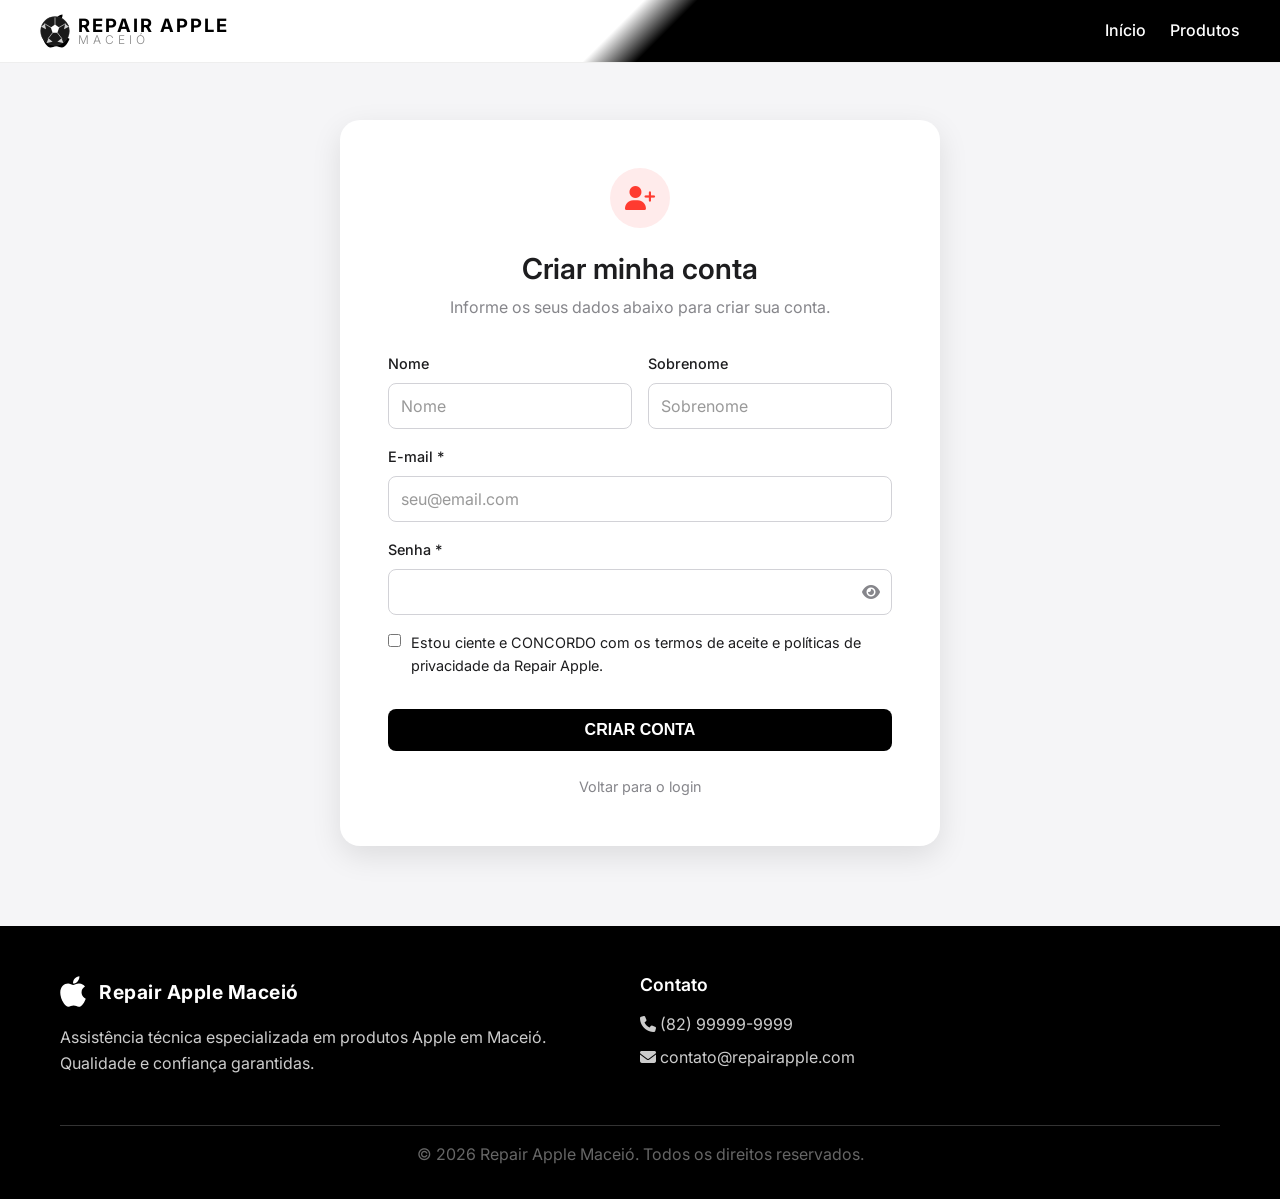
<file: cadastro.html>
<!DOCTYPE html>
<html lang="pt-BR">
<head>
    <meta charset="UTF-8">
    <meta name="viewport" content="width=device-width, initial-scale=1.0">
    <title>Cadastro - Repair Apple Maceió</title>
    <meta name="description" content="Crie sua conta na Repair Apple Maceió.">
    <link rel="stylesheet" href="styles.css?v=3.1">
    <link rel="preconnect" href="https://fonts.googleapis.com">
    <link rel="preconnect" href="https://fonts.gstatic.com" crossorigin>
    <link href="https://fonts.googleapis.com/css2?family=Inter:wght@300;400;500;600;700&display=swap" rel="stylesheet">
    <link rel="stylesheet" href="https://cdnjs.cloudflare.com/ajax/libs/font-awesome/6.4.0/css/all.min.css">
    <style>
        .login-section {
            padding: 120px 0 80px;
            background-color: #f5f5f7;
            min-height: 80vh;
            display: flex;
            align-items: center;
            justify-content: center;
        }
        .login-container {
            width: 100%;
            max-width: 600px; /* Reduced max-width for single column focus */
            margin: 0 auto;
            background: #fff;
            padding: 3rem;
            border-radius: 20px;
            box-shadow: 0 10px 30px rgba(0,0,0,0.1);
            display: flex;
            flex-direction: column;
            align-items: center;
        }
        
        .column-icon {
            width: 60px;
            height: 60px;
            border-radius: 50%;
            display: flex;
            align-items: center;
            justify-content: center;
            font-size: 1.5rem;
            margin-bottom: 1.5rem;
            background-color: #ffebeb;
            color: #ff3b30;
        }
        
        .column-title {
            font-size: 1.8rem;
            font-weight: 600;
            margin-bottom: 0.5rem;
            color: #1d1d1f;
        }
        
        .column-text {
            color: #86868b;
            margin-bottom: 2rem;
            font-size: 1rem;
            text-align: center;
        }
        
        .form-row {
            display: flex;
            gap: 1rem;
            width: 100%;
        }
        
        .form-group {
            width: 100%;
            margin-bottom: 1rem;
            text-align: left;
        }
        
        .form-label {
            display: block;
            margin-bottom: 0.5rem;
            font-size: 0.9rem;
            color: #1d1d1f;
            font-weight: 500;
        }
        
        .form-input, .form-select {
            width: 100%;
            padding: 12px;
            border: 1px solid #d2d2d7;
            border-radius: 8px;
            font-size: 1rem;
            transition: border-color 0.3s;
            font-family: 'Inter', sans-serif;
        }
        
        .form-input:focus, .form-select:focus {
            border-color: #0071e3;
            outline: none;
        }
        
        .password-container {
            position: relative;
        }
        
        .password-toggle {
            position: absolute;
            right: 12px;
            top: 50%;
            transform: translateY(-50%);
            color: #86868b;
            cursor: pointer;
        }
        
        .checkbox-group {
            width: 100%;
            display: flex;
            align-items: flex-start;
            gap: 10px;
            margin-bottom: 1rem;
            font-size: 0.9rem;
            color: #1d1d1f;
        }

        .checkbox-group input[type="checkbox"] {
            margin-top: 3px;
        }
        
        .checkbox-text a {
            color: #0071e3;
            text-decoration: none;
        }
        
        .checkbox-text a:hover {
            text-decoration: underline;
        }
        
        .btn-full {
            width: 100%;
            padding: 12px;
            border-radius: 8px;
            font-size: 1rem;
            font-weight: 600;
            cursor: pointer;
            transition: all 0.3s;
            border: none;
            margin-top: 1rem;
        }
        
        .btn-register {
            background-color: #000000; /* Black */
            color: white;
        }
        
        .btn-register:hover {
            background-color: #333333;
            transform: translateY(-2px);
        }
        
        .back-link {
            margin-top: 1.5rem;
            color: #86868b;
            text-decoration: none;
            font-size: 0.9rem;
            transition: color 0.3s;
        }
        
        .back-link:hover {
            color: #1d1d1f;
        }

        @media (max-width: 768px) {
            .form-row {
                flex-direction: column;
                gap: 0;
            }
            .login-container {
                padding: 2rem;
            }
        }
    </style>
</head>
<body>
    <!-- Header -->
    <header class="header">
        <nav class="nav">
            <div class="nav-container">
                <div class="nav-logo">
                    <a href="index.html" style="text-decoration: none; color: inherit; display: flex; align-items: center;">
                        <span class="logo-text"><span class="brand-main">REPAIR APPLE</span><span class="brand-city">MACEIÓ</span></span>
                    </a>
                </div>
                <!-- Simplified Menu -->
                <ul class="nav-menu">
                    <li><a href="index.html#home" class="nav-link">Início</a></li>
                    <li><a href="index.html#products" class="nav-link">Produtos</a></li>
                </ul>
                <div class="nav-toggle">
                    <span class="bar"></span>
                    <span class="bar"></span>
                    <span class="bar"></span>
                </div>
            </div>
        </nav>
    </header>

    <section class="login-section">
        <div class="login-container">
            <div class="column-icon">
                <i class="fas fa-user-plus"></i>
            </div>
            <h2 class="column-title">Criar minha conta</h2>
            <p class="column-text">Informe os seus dados abaixo para criar sua conta.</p>
            
            <form id="cadastroForm" style="width: 100%;">
                <div class="form-row">
                    <div class="form-group">
                        <label class="form-label">Nome</label>
                        <input type="text" id="cadNome" class="form-input" placeholder="Nome" required>
                    </div>
                    <div class="form-group">
                        <label class="form-label">Sobrenome</label>
                        <input type="text" id="cadSobrenome" class="form-input" placeholder="Sobrenome" required>
                    </div>
                </div>
                
                <div class="form-group">
                    <label class="form-label">E-mail *</label>
                    <input type="email" id="cadEmail" class="form-input" placeholder="seu@email.com" required>
                </div>
                
                <div class="form-group">
                    <label class="form-label">Senha *</label>
                    <div class="password-container">
                        <input type="password" id="cadPassword" class="form-input" required>
                        <i class="fas fa-eye password-toggle"></i>
                    </div>
                </div>
                
                <div class="checkbox-group">
                    <input type="checkbox" id="terms" required>
                    <label for="terms" class="checkbox-text">Estou ciente e CONCORDO com os termos de aceite e políticas de privacidade da Repair Apple.</label>
                </div>
                
                <button type="submit" class="btn-full btn-register">CRIAR CONTA</button>
            </form>
            
            <a href="login.html" class="back-link">Voltar para o login</a>
        </div>
    </section>

    <!-- Footer -->
    <footer class="footer">
        <div class="container">
            <div class="footer-content">
                <div class="footer-section">
                    <div class="footer-logo">
                        <img src="Logo/apple-icon-white.svg" alt="Repair Apple Maceió" class="footer-icon">
                        <span class="footer-logo-text">Repair Apple Maceió</span>
                    </div>
                    <p class="footer-description">Assistência técnica especializada em produtos Apple em Maceió. Qualidade e confiança garantidas.</p>
                </div>
                <div class="footer-section">
                    <h3 class="footer-title">Contato</h3>
                    <ul class="footer-links">
                        <li><a href="#"><i class="fas fa-phone"></i> (82) 99999-9999</a></li>
                        <li><a href="#"><i class="fas fa-envelope"></i> contato@repairapple.com</a></li>
                    </ul>
                </div>
            </div>
            <div class="footer-bottom">
                <p>&copy; 2026 Repair Apple Maceió. Todos os direitos reservados.</p>
            </div>
        </div>
    </footer>

    <script>
        document.addEventListener('DOMContentLoaded', () => {
            // Mobile Navigation Toggle
            const navToggle = document.querySelector('.nav-toggle');
            const navMenu = document.querySelector('.nav-menu');
            
            if (navToggle && navMenu) {
                navToggle.addEventListener('click', () => {
                    navMenu.classList.toggle('active');
                    const bars = navToggle.querySelectorAll('.bar');
                    bars.forEach((bar, index) => {
                        if (navMenu.classList.contains('active')) {
                            if (index === 0) bar.style.transform = 'rotate(45deg) translate(5px, 5px)';
                            if (index === 1) bar.style.opacity = '0';
                            if (index === 2) bar.style.transform = 'rotate(-45deg) translate(7px, -6px)';
                        } else {
                            bar.style.transform = 'none';
                            bar.style.opacity = '1';
                        }
                    });
                });
            }

            // Password Toggle
            const passwordToggle = document.querySelector('.password-toggle');
            const passwordInput = passwordToggle.previousElementSibling;
            
            if (passwordToggle && passwordInput) {
                passwordToggle.addEventListener('click', () => {
                    const type = passwordInput.getAttribute('type') === 'password' ? 'text' : 'password';
                    passwordInput.setAttribute('type', type);
                    passwordToggle.classList.toggle('fa-eye');
                    passwordToggle.classList.toggle('fa-eye-slash');
                });
            }

            // Cadastro form: send to server then redirect
            const cadastroForm = document.getElementById('cadastroForm');
            if (cadastroForm) {
                cadastroForm.addEventListener('submit', async (e) => {
                    e.preventDefault();
                    const nome = document.getElementById('cadNome').value.trim();
                    const sobrenome = document.getElementById('cadSobrenome').value.trim();
                    const email = document.getElementById('cadEmail').value.trim();
                    const password = document.getElementById('cadPassword').value.trim();
                    
                    if (!nome || !email || !password) {
                        alert('Por favor, preencha todos os campos obrigatórios.');
                        return;
                    }
                    
                    const btn = cadastroForm.querySelector('.btn-register');
                    btn.textContent = 'ENVIANDO...';
                    btn.style.backgroundColor = '#666';
                    btn.style.color = '#fff';
                    btn.disabled = true;
                    
                    try {
                        const API_BASE = window.location.hostname === 'localhost' || window.location.hostname === '127.0.0.1' 
                            ? 'http://127.0.0.1:8000' 
                            : 'https://repair-apple-maceio.onrender.com';
                        
                        const response = await fetch(API_BASE + '/api/register', {
                            method: 'POST',
                            headers: { 'Content-Type': 'application/json' },
                            body: JSON.stringify({
                                name: nome,
                                sobrenome: sobrenome,
                                email: email,
                                password: password
                            })
                        });
                        
                        const result = await response.json();
                        
                        if (response.ok) {
                            // Store user info locally
                            localStorage.setItem('userEmail', email);
                            localStorage.setItem('userName', nome);
                            
                            // Show success
                            btn.textContent = 'CONTA CRIADA COM SUCESSO! ✅';
                            btn.style.backgroundColor = '#28a745';
                            btn.style.color = '#fff';
                            
                            // Redirect to checkout
                            setTimeout(() => {
                                window.location.href = 'checkout.html';
                            }, 1500);
                        } else {
                            // Show error from server
                            btn.textContent = 'CRIAR CONTA';
                            btn.style.backgroundColor = '#000000';
                            btn.style.color = '#fff';
                            btn.disabled = false;
                            alert(result.error || 'Erro ao criar conta. Tente novamente.');
                        }
                    } catch (err) {
                        console.error('Erro ao enviar cadastro:', err);
                        btn.textContent = 'CRIAR CONTA';
                        btn.style.backgroundColor = '#000000';
                        btn.style.color = '#fff';
                        btn.disabled = false;
                        alert('Erro de conexão com o servidor. Verifique sua internet e tente novamente.');
                    }
                });
            }
        });
    </script>
</body>
</html>
</file>
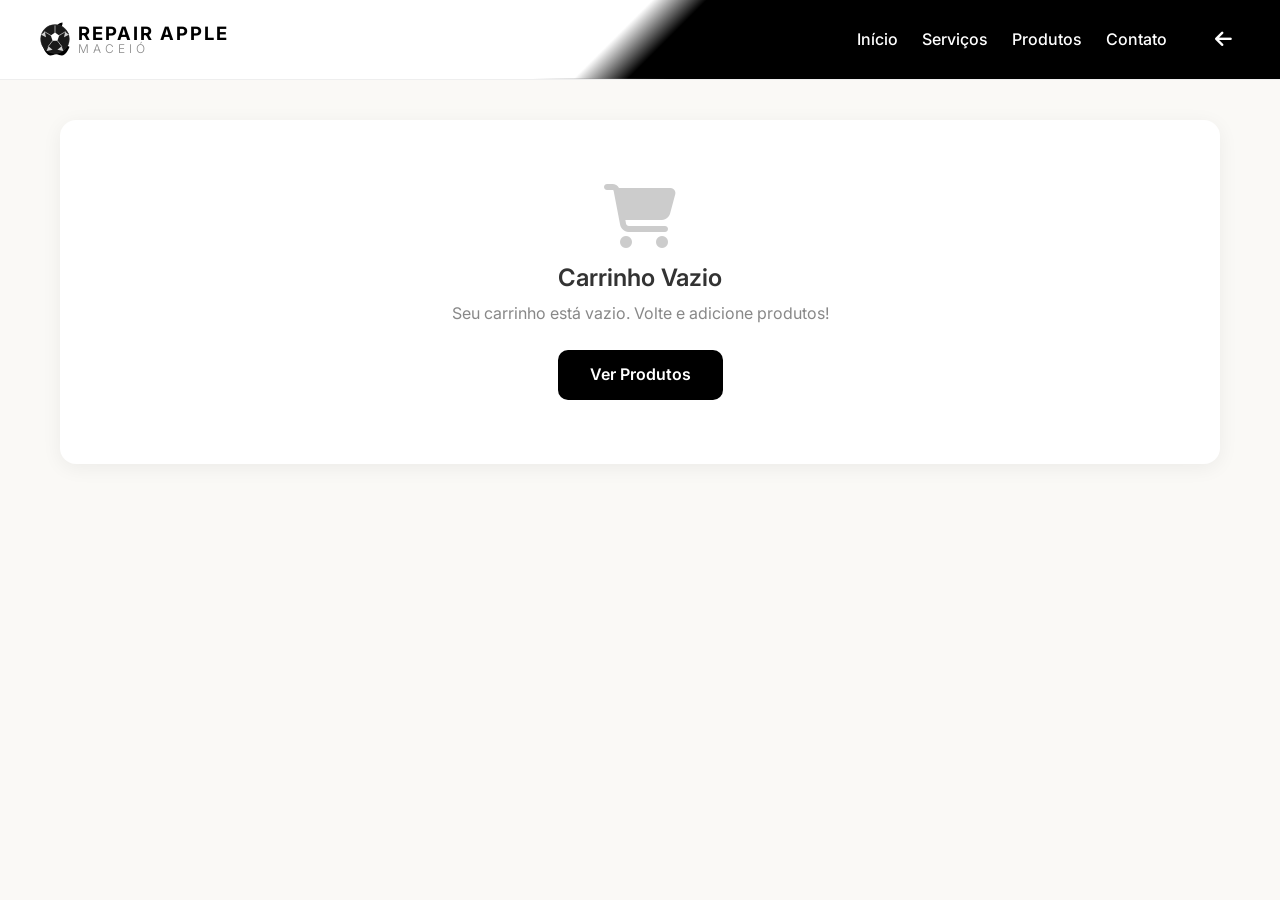
<file: checkout.html>
<!DOCTYPE html>
<html lang="pt-BR">
<head>
    <meta charset="UTF-8">
    <meta name="viewport" content="width=device-width, initial-scale=1.0">
    <title>Finalizar Compra - Repair Apple Maceió</title>
    <meta name="description" content="Finalize sua compra na Repair Apple Maceió.">
    <link rel="stylesheet" href="styles.css?v=3.2">
    <link rel="preconnect" href="https://fonts.googleapis.com">
    <link rel="preconnect" href="https://fonts.gstatic.com" crossorigin>
    <link href="https://fonts.googleapis.com/css2?family=Inter:wght@300;400;500;600;700&display=swap" rel="stylesheet">
    <link rel="stylesheet" href="https://cdnjs.cloudflare.com/ajax/libs/font-awesome/6.4.0/css/all.min.css">
    <style>
        .checkout-page {
            padding: 120px 0 80px;
            background-color: #faf9f6;
            min-height: 100vh;
        }
        .checkout-container {
            max-width: 1000px;
            margin: 0 auto;
            display: grid;
            grid-template-columns: 1fr 1fr;
            gap: 2rem;
            align-items: start;
        }
        .checkout-section {
            background: #fff;
            border-radius: 16px;
            padding: 2rem;
            box-shadow: 0 4px 20px rgba(0,0,0,0.06);
            border: 1px solid #eee;
        }
        .checkout-section h2 {
            font-size: 1.4rem;
            font-weight: 700;
            color: #000;
            margin-bottom: 1.5rem;
            display: flex;
            align-items: center;
            gap: 0.75rem;
        }
        .checkout-section h2 i {
            font-size: 1.3rem;
            color: #0071e3;
        }

        /* Resumo do Pedido */
        .checkout-items {
            display: flex;
            flex-direction: column;
            gap: 1rem;
            margin-bottom: 1.5rem;
        }
        .checkout-item {
            display: flex;
            align-items: center;
            gap: 1rem;
            padding: 0.75rem;
            border: 1px solid #f0f0f0;
            border-radius: 12px;
            transition: all 0.2s ease;
        }
        .checkout-item:hover {
            border-color: #ddd;
            background: #fafafa;
        }
        .checkout-item-img {
            width: 70px;
            height: 70px;
            border-radius: 10px;
            object-fit: cover;
            background: #f5f5f7;
            flex-shrink: 0;
        }
        .checkout-item-info {
            flex: 1;
        }
        .checkout-item-name {
            font-weight: 600;
            color: #1a1a1a;
            font-size: 0.95rem;
            margin-bottom: 0.25rem;
        }
        .checkout-item-price {
            color: #666;
            font-size: 0.85rem;
        }
        .checkout-item-qty {
            color: #888;
            font-size: 0.8rem;
        }
        .checkout-item-subtotal {
            font-weight: 600;
            color: #000;
            font-size: 1rem;
            text-align: right;
            min-width: 80px;
        }
        .checkout-summary {
            border-top: 2px solid #eee;
            padding-top: 1.25rem;
        }
        .summary-row {
            display: flex;
            justify-content: space-between;
            margin-bottom: 0.75rem;
            font-size: 0.95rem;
            color: #555;
        }
        .summary-row.total {
            font-size: 1.3rem;
            font-weight: 700;
            color: #000;
            margin-top: 0.5rem;
            padding-top: 0.75rem;
            border-top: 1px solid #eee;
        }
        .summary-row.total .amount {
            color: #0071e3;
        }

        /* Formulário */
        .checkout-form .form-group {
            margin-bottom: 1.25rem;
        }
        .checkout-form label {
            display: block;
            font-weight: 600;
            font-size: 0.9rem;
            color: #333;
            margin-bottom: 0.4rem;
        }
        .checkout-form .form-input {
            width: 100%;
            padding: 12px 16px;
            border: 2px solid #e0e0e0;
            border-radius: 10px;
            font-size: 0.95rem;
            font-family: inherit;
            transition: all 0.3s ease;
            background: #fafafa;
        }
        .checkout-form .form-input:focus {
            outline: none;
            border-color: #0071e3;
            background: #fff;
            box-shadow: 0 0 0 3px rgba(0,113,227,0.1);
        }
        .form-row {
            display: grid;
            grid-template-columns: 1fr 1fr;
            gap: 1rem;
        }

        /* Pagamento */
        .payment-options {
            display: flex;
            flex-direction: column;
            gap: 0.75rem;
            margin: 1.25rem 0;
        }
        .payment-option {
            display: flex;
            align-items: center;
            gap: 0.75rem;
            padding: 1rem 1.25rem;
            border: 2px solid #e0e0e0;
            border-radius: 12px;
            cursor: pointer;
            transition: all 0.2s ease;
        }
        .payment-option:hover {
            border-color: #0071e3;
            background: #f5f9ff;
        }
        .payment-option.selected {
            border-color: #0071e3;
            background: #e8f2ff;
        }
        .payment-radio {
            width: 20px;
            height: 20px;
            accent-color: #0071e3;
            cursor: pointer;
        }
        .payment-icon {
            width: 40px;
            height: 40px;
            border-radius: 10px;
            display: flex;
            align-items: center;
            justify-content: center;
            font-size: 1.2rem;
            flex-shrink: 0;
        }
        .payment-pix .payment-icon { background: #00b894; color: #fff; }
        .payment-card .payment-icon { background: #0071e3; color: #fff; }
        .payment-boleto .payment-icon { background: #6c5ce7; color: #fff; }
        .payment-label { font-weight: 600; font-size: 0.95rem; color: #1a1a1a; }
        .payment-desc { font-size: 0.8rem; color: #888; }

        /* Cartão de Crédito */
        .card-fields {
            display: none;
            margin-top: 1.25rem;
            padding-top: 1.25rem;
            border-top: 2px solid #eee;
            animation: slideDown 0.3s ease;
        }
        .card-fields.visible {
            display: block;
        }
        @keyframes slideDown {
            from { opacity: 0; transform: translateY(-8px); }
            to { opacity: 1; transform: translateY(0); }
        }
        .card-fields .card-section-title {
            font-weight: 700;
            font-size: 0.95rem;
            color: #1a1a1a;
            margin-bottom: 1rem;
            display: flex;
            align-items: center;
            gap: 0.5rem;
        }
        .card-fields .card-section-title i {
            color: #0071e3;
        }
        .card-input-group {
            position: relative;
            margin-bottom: 1rem;
        }
        .card-input-group .card-input-icon {
            position: absolute;
            left: 14px;
            top: 50%;
            transform: translateY(-50%);
            color: #aaa;
            font-size: 0.95rem;
            z-index: 1;
        }
        .card-input-group .form-input.has-icon {
            padding-left: 42px;
        }
        .card-row {
            display: grid;
            grid-template-columns: 1fr 1fr;
            gap: 0.75rem;
        }
        .card-row-3 {
            display: grid;
            grid-template-columns: 1.2fr 0.8fr 1fr;
            gap: 0.75rem;
        }
        .card-flags {
            display: flex;
            gap: 0.5rem;
            margin-bottom: 0.75rem;
        }
        .card-flags span {
            font-size: 1.6rem;
            opacity: 0.4;
            transition: opacity 0.2s;
        }
        .card-flags span.active {
            opacity: 1;
        }
        .installments-select {
            width: 100%;
            padding: 12px 16px;
            border: 2px solid #e0e0e0;
            border-radius: 10px;
            font-size: 0.95rem;
            font-family: inherit;
            background: #fafafa;
            color: #333;
            cursor: pointer;
            transition: all 0.3s ease;
        }
        .installments-select:focus {
            outline: none;
            border-color: #0071e3;
            background: #fff;
            box-shadow: 0 0 0 3px rgba(0,113,227,0.1);
        }

        /* Botão */
        .checkout-submit {
            width: 100%;
            padding: 1rem;
            background: linear-gradient(135deg, #0071e3, #005bb5);
            color: #fff;
            border: none;
            border-radius: 12px;
            font-size: 1.1rem;
            font-weight: 600;
            cursor: pointer;
            transition: all 0.3s ease;
            display: flex;
            align-items: center;
            justify-content: center;
            gap: 0.5rem;
            margin-top: 1rem;
        }
        .checkout-submit:hover {
            background: linear-gradient(135deg, #005bb5, #004494);
            transform: translateY(-2px);
            box-shadow: 0 6px 20px rgba(0,113,227,0.3);
        }
        .checkout-submit:disabled {
            background: #ccc;
            cursor: not-allowed;
            transform: none;
            box-shadow: none;
        }
        .checkout-back {
            display: inline-flex;
            align-items: center;
            gap: 0.5rem;
            color: #666;
            text-decoration: none;
            font-size: 0.95rem;
            margin-top: 1rem;
            transition: color 0.2s;
        }
        .checkout-back:hover { color: #0071e3; }

        /* Carrinho vazio */
        .checkout-empty {
            text-align: center;
            padding: 4rem 2rem;
            background: #fff;
            border-radius: 16px;
            box-shadow: 0 4px 20px rgba(0,0,0,0.06);
        }
        .checkout-empty i {
            font-size: 4rem;
            color: #ccc;
            margin-bottom: 1rem;
        }
        .checkout-empty h2 {
            font-size: 1.5rem;
            color: #333;
            margin-bottom: 0.5rem;
        }
        .checkout-empty p {
            color: #888;
            margin-bottom: 1.5rem;
        }
        .checkout-empty .btn-back {
            display: inline-block;
            padding: 0.75rem 2rem;
            background: #000;
            color: #fff;
            border-radius: 10px;
            text-decoration: none;
            font-weight: 600;
            transition: all 0.3s ease;
        }
        .checkout-empty .btn-back:hover {
            background: #333;
            transform: translateY(-2px);
        }

        /* Success toast */
        .toast {
            position: fixed;
            bottom: 30px;
            left: 50%;
            transform: translateX(-50%);
            background: #28a745;
            color: #fff;
            padding: 1rem 2rem;
            border-radius: 12px;
            font-weight: 600;
            z-index: 9999;
            box-shadow: 0 6px 20px rgba(40,167,69,0.4);
            animation: toastIn 0.3s ease, toastOut 0.3s ease 2.5s forwards;
            display: none;
        }
        @keyframes toastIn { from { opacity: 0; transform: translateX(-50%) translateY(20px); } to { opacity: 1; transform: translateX(-50%) translateY(0); } }
        @keyframes toastOut { from { opacity: 1; transform: translateX(-50%) translateY(0); } to { opacity: 0; transform: translateX(-50%) translateY(20px); } }

        @media (max-width: 768px) {
            .checkout-container {
                grid-template-columns: 1fr;
                padding: 0 1rem;
            }
            .checkout-section {
                padding: 1.5rem;
            }
            .form-row {
                grid-template-columns: 1fr;
            }
        }
    </style>
</head>
<body>
    <!-- Header -->
    <header class="header">
        <nav class="nav">
            <div class="nav-container">
                <div class="nav-logo">
                    <a href="index.html" style="text-decoration: none; color: inherit; display: flex; align-items: center;">
                        <span class="logo-text"><span class="brand-main">REPAIR APPLE</span><span class="brand-city">MACEIÓ</span></span>
                    </a>
                </div>
                <ul class="nav-menu">
                    <li><a href="index.html#home" class="nav-link">Início</a></li>
                    <li><a href="index.html#services" class="nav-link">Serviços</a></li>
                    <li><a href="index.html#products" class="nav-link">Produtos</a></li>
                    <li><a href="index.html#contact" class="nav-link">Contato</a></li>
                </ul>
                <div class="nav-cart">
                    <a href="index.html" class="cart-link">
                        <i class="fas fa-arrow-left"></i>
                    </a>
                </div>
                <div class="nav-toggle">
                    <span class="bar"></span>
                    <span class="bar"></span>
                    <span class="bar"></span>
                </div>
            </div>
        </nav>
    </header>

    <!-- Checkout Content -->
    <section class="checkout-page">
        <div class="container">
            <div id="checkoutContent"></div>
        </div>
    </section>

    <!-- Toast -->
    <div class="toast" id="toast"></div>

    <script src="script.js?v=3.2"></script>
    <script>
    (function() {
        // ⚙️ CONFIGURAÇÃO: Altere para a URL do seu backend quando fizer deploy
        // Exemplo Render: var API_BASE = 'https://seu-app.onrender.com';
        var API_BASE = 'https://repair-apple-maceio.onrender.com';

        function apiUrl(path) {
            return API_BASE ? API_BASE + path : path;
        }
        var cart = JSON.parse(localStorage.getItem('cartItems') || '[]');
        var content = document.getElementById('checkoutContent');

        if (!cart.length) {
            content.innerHTML = `
                <div class="checkout-empty">
                    <i class="fas fa-shopping-cart"></i>
                    <h2>Carrinho Vazio</h2>
                    <p>Seu carrinho está vazio. Volte e adicione produtos!</p>
                    <a href="index.html#products" class="btn-back">Ver Produtos</a>
                </div>
            `;
            return;
        }

        var total = cart.reduce(function(s, i) { return s + (i.price * i.quantity); }, 0);

        var itemsHtml = cart.map(function(item) {
            return `
                <div class="checkout-item">
                    <img src="${item.image}" alt="${item.name}" class="checkout-item-img" onerror="this.style.display='none'">
                    <div class="checkout-item-info">
                        <div class="checkout-item-name">${item.name}</div>
                        <div class="checkout-item-price">R$ ${item.price.toLocaleString('pt-BR', {minimumFractionDigits:2})}</div>
                        <div class="checkout-item-qty">Qtd: ${item.quantity}</div>
                    </div>
                    <div class="checkout-item-subtotal">R$ ${(item.price * item.quantity).toLocaleString('pt-BR', {minimumFractionDigits:2})}</div>
                </div>
            `;
        }).join('');

        content.innerHTML = `
            <h2 style="font-size:1.8rem;text-align:center;margin-bottom:2rem;font-weight:700;color:#000;">
                <i class="fas fa-shopping-bag" style="color:#0071e3;"></i> Finalizar Compra
            </h2>
            <div class="checkout-container">
                <!-- Coluna Esquerda: Resumo + Pagamento -->
                <div>
                    <div class="checkout-section" style="margin-bottom:1.5rem;">
                        <h2><i class="fas fa-receipt"></i> Resumo do Pedido</h2>
                        <div class="checkout-items">${itemsHtml}</div>
                        <div class="checkout-summary">
                            <div class="summary-row">
                                <span>Subtotal</span>
                                <span>R$ ${total.toLocaleString('pt-BR', {minimumFractionDigits:2})}</span>
                            </div>
                            <div class="summary-row">
                                <span>Frete</span>
                                <span style="color:#28a745;">Grátis</span>
                            </div>
                            <div class="summary-row total">
                                <span>Total</span>
                                <span class="amount">R$ ${total.toLocaleString('pt-BR', {minimumFractionDigits:2})}</span>
                            </div>
                        </div>
                    </div>

                    <div class="checkout-section">
                        <h2><i class="fas fa-credit-card"></i> Forma de Pagamento</h2>
                        <div class="payment-options">
                            <label class="payment-option payment-pix selected" data-payment="pix">
                                <input type="radio" name="payment" value="pix" class="payment-radio" checked>
                                <div class="payment-icon"><i class="fas fa-qrcode"></i></div>
                                <div>
                                    <div class="payment-label">Pix</div>
                                    <div class="payment-desc">Pagamento instantâneo · 5% de desconto</div>
                                </div>
                            </label>
                            <label class="payment-option payment-card" data-payment="cartão">
                                <input type="radio" name="payment" value="cartão" class="payment-radio">
                                <div class="payment-icon"><i class="fas fa-credit-card"></i></div>
                                <div>
                                    <div class="payment-label">Cartão de Crédito</div>
                                    <div class="payment-desc">Até 10x sem juros</div>
                                </div>
                            </label>
                            <label class="payment-option payment-boleto" data-payment="boleto">
                                <input type="radio" name="payment" value="boleto" class="payment-radio">
                                <div class="payment-icon"><i class="fas fa-barcode"></i></div>
                                <div>
                                    <div class="payment-label">Boleto Bancário</div>
                                    <div class="payment-desc">Vencimento em 3 dias úteis</div>
                                </div>
                            </label>
                        </div>

                        <!-- Cartão de Crédito Fields -->
                        <div class="card-fields" id="cardFields">
                            <div class="card-section-title">
                                <i class="fas fa-credit-card"></i> Dados do Cartão
                            </div>
                            <div class="card-flags">
                                <span id="flagVisa" class="active"><i class="fab fa-cc-visa"></i></span>
                                <span id="flagMaster"><i class="fab fa-cc-mastercard"></i></span>
                                <span id="flagElo"><i class="fab fa-cc-amex"></i></span>
                            </div>
                            <div class="card-input-group">
                                <span class="card-input-icon"><i class="fas fa-credit-card"></i></span>
                                <input type="text" id="cardNumber" class="form-input has-icon" placeholder="0000 0000 0000 0000" maxlength="19" inputmode="numeric">
                            </div>
                            <div class="card-input-group">
                                <span class="card-input-icon"><i class="fas fa-user"></i></span>
                                <input type="text" id="cardHolder" class="form-input has-icon" placeholder="Nome impresso no cartão">
                            </div>
                            <div class="card-row-3">
                                <div class="card-input-group">
                                    <span class="card-input-icon"><i class="fas fa-calendar"></i></span>
                                    <input type="text" id="cardExpiry" class="form-input has-icon" placeholder="MM/AA" maxlength="5" inputmode="numeric">
                                </div>
                                <div class="card-input-group">
                                    <span class="card-input-icon"><i class="fas fa-lock"></i></span>
                                    <input type="text" id="cardCVV" class="form-input has-icon" placeholder="CVV" maxlength="4" inputmode="numeric">
                                </div>
                                <div class="card-input-group">
                                    <select id="cardInstallments" class="installments-select">
                                        <option value="1">1x de R$ ${total.toLocaleString('pt-BR', {minimumFractionDigits:2})}</option>
                                        ${Array.from({length:9}, function(_,i) { var v = i+2; var p = (total/v); return '<option value="'+v+'">'+v+'x de R$ '+p.toLocaleString('pt-BR', {minimumFractionDigits:2})+'</option>'; }).join('')}
                                    </select>
                                </div>
                            </div>
                        </div>
                    </div>
                </div>

                <!-- Coluna Direita: Dados do Cliente -->
                <div class="checkout-section">
                    <h2><i class="fas fa-user"></i> Seus Dados</h2>
                    <form class="checkout-form" id="checkoutForm">
                        <div class="form-group">
                            <label for="customerName">Nome Completo *</label>
                            <input type="text" id="customerName" class="form-input" placeholder="Seu nome completo" required>
                        </div>
                        <div class="form-row">
                            <div class="form-group">
                                <label for="customerPhone">WhatsApp *</label>
                                <input type="tel" id="customerPhone" class="form-input" placeholder="(82) 9 9999-9999" required>
                            </div>
                            <div class="form-group">
                                <label for="customerEmail">E-mail</label>
                                <input type="email" id="customerEmail" class="form-input" placeholder="seu@email.com">
                            </div>
                        </div>
                        <div class="form-group">
                            <label for="customerNotes">Observações (opcional)</label>
                            <textarea id="customerNotes" class="form-input" rows="3" placeholder="Alguma observação sobre o pedido?"></textarea>
                        </div>

                        <button type="submit" class="checkout-submit" id="checkoutSubmit">
                            <i class="fas fa-lock"></i> Finalizar Pedido
                        </button>
                        <a href="index.html" class="checkout-back">
                            <i class="fas fa-arrow-left"></i> Continuar Comprando
                        </a>
                    </form>
                </div>
            </div>
        `;

        // Payment selection styling + card fields toggle
        var paymentLabels = document.querySelectorAll('.payment-option');
        var cardFields = document.getElementById('cardFields');
        paymentLabels.forEach(function(label) {
            label.addEventListener('click', function() {
                paymentLabels.forEach(function(l) { l.classList.remove('selected'); });
                label.classList.add('selected');
                // Show/hide card fields
                if (label.getAttribute('data-payment') === 'cartão') {
                    cardFields.classList.add('visible');
                } else {
                    cardFields.classList.remove('visible');
                }
            });
        });

        // Card number formatting (0000 0000 0000 0000)
        var cardNumberInput = document.getElementById('cardNumber');
        cardNumberInput.addEventListener('input', function() {
            var val = this.value.replace(/\D/g, '');
            var formatted = val.match(/.{1,4}/g);
            this.value = formatted ? formatted.join(' ') : '';

            // Detect card flag
            var clean = val;
            document.getElementById('flagVisa').classList.toggle('active', /^4/.test(clean));
            document.getElementById('flagMaster').classList.toggle('active', /^5[1-5]/.test(clean));
            document.getElementById('flagElo').classList.toggle('active', /^3[47]/.test(clean));
        });

        // Card expiry formatting (MM/AA)
        var cardExpiryInput = document.getElementById('cardExpiry');
        cardExpiryInput.addEventListener('input', function() {
            var val = this.value.replace(/\D/g, '');
            if (val.length >= 2) {
                var month = parseInt(val.substring(0, 2), 10);
                if (month > 12) val = '12' + val.substring(2);
                this.value = val.substring(0, 2) + (val.length > 2 ? '/' + val.substring(2, 4) : '');
            } else {
                this.value = val;
            }
        });

        // Card CVV - only digits
        var cardCVVInput = document.getElementById('cardCVV');
        cardCVVInput.addEventListener('input', function() {
            this.value = this.value.replace(/\D/g, '');
        });

        // Generate order number
        function generateOrderNumber() {
            var now = new Date();
            var day = String(now.getDate()).padStart(2, '0');
            var month = String(now.getMonth() + 1).padStart(2, '0');
            var year = now.getFullYear();
            var rand = Math.floor(1000 + Math.random() * 9000);
            return 'RAM-' + day + month + year + '-' + rand;
        }

        // Form submission
        var form = document.getElementById('checkoutForm');
        form.addEventListener('submit', function(e) {
            e.preventDefault();

            var name = document.getElementById('customerName').value.trim();
            var phone = document.getElementById('customerPhone').value.trim();
            var email = document.getElementById('customerEmail').value.trim();
            var notes = document.getElementById('customerNotes').value.trim();
            var payment = document.querySelector('input[name="payment"]:checked').value;

            if (!name || !phone) {
                showToast('Por favor, preencha Nome e WhatsApp.');
                return;
            }

            // Validate card fields if payment is credit card
            if (payment === 'cartão') {
                var cardNum = document.getElementById('cardNumber').value.replace(/\s/g, '');
                var cardHolder = document.getElementById('cardHolder').value.trim();
                var cardExpiry = document.getElementById('cardExpiry').value.trim();
                var cardCVV = document.getElementById('cardCVV').value.trim();

                if (!cardNum || cardNum.length < 13) {
                    showToast('Preencha o número do cartão corretamente.');
                    return;
                }
                if (!cardHolder) {
                    showToast('Preencha o nome impresso no cartão.');
                    return;
                }
                if (!cardExpiry || cardExpiry.length < 5) {
                    showToast('Preencha a validade do cartão (MM/AA).');
                    return;
                }
                if (!cardCVV || cardCVV.length < 3) {
                    showToast('Preencha o código de segurança (CVV).');
                    return;
                }
            }

            var orderNumber = generateOrderNumber();
            var finalTotal = total;
            var discountNote = '';

            if (payment === 'pix') {
                finalTotal = total * 0.95;
                discountNote = '<span style="display:block;color:#28a745;font-size:0.9rem;margin-top:4px;">5% de desconto aplicado</span>';
            }

            var paymentInstructions = '';
            if (payment === 'pix') {
                paymentInstructions = `
                    <div class="payment-instruction-box">
                        <div class="payment-instruction-header">
                            <i class="fas fa-qrcode"></i> Pagamento via Pix
                        </div>
                        <div class="pix-qr-container" style="text-align:center;padding:16px 0;">
                            <img src="https://api.qrserver.com/v1/create-qr-code/?size=180x180&data=repairapplemaceio@hotmail.com&bgcolor=ffffff&color=00b894&format=svg"
                                 alt="QR Code Pix"
                                 style="width:180px;height:180px;border-radius:12px;border:2px solid #e0e0e0;padding:8px;background:#fff;display:block;margin:0 auto 12px;">
                            <span style="font-size:0.85rem;color:#666;">Chave Pix:</span>
                            <strong style="font-size:1.1rem;color:#000;margin-top:4px;word-break:break-all;display:block;">repairapplemaceio@hotmail.com</strong>
                        </div>
                        <p style="color:#666;font-size:0.85rem;margin-top:8px;text-align:center;">
                            Copie a chave Pix acima e faça o pagamento.<br>O pedido será confirmado automaticamente após a compensação.
                        </p>
                    </div>
                `;
            } else if (payment === 'cartao') {
                paymentInstructions = `
                    <div class="payment-instruction-box">
                        <div class="payment-instruction-header">
                            <i class="fas fa-credit-card"></i> Pagamento com Cartao
                        </div>
                        <p style="color:#666;font-size:0.9rem;text-align:center;margin:16px 0;">
                            Voce recebera um link de pagamento seguro no seu WhatsApp e e-mail em ate <strong>30 minutos</strong>.<br>
                            Parcelamento em ate <strong>10x sem juros</strong>.
                        </p>
                        <div style="background:#f0f7ff;border-radius:8px;padding:12px;text-align:center;font-size:0.85rem;color:#0071e3;">
                            <i class="fas fa-clock"></i> Aguarde o envio do link de pagamento
                        </div>
                    </div>
                `;
            } else {
                paymentInstructions = `
                    <div class="payment-instruction-box">
                        <div class="payment-instruction-header">
                            <i class="fas fa-barcode"></i> Pagamento via Boleto
                        </div>
                        <p style="color:#666;font-size:0.9rem;text-align:center;margin:16px 0;">
                            O boleto sera enviado para seu <strong>e-mail e WhatsApp</strong> em ate <strong>30 minutos</strong>.<br>
                            Vencimento em <strong>3 dias uteis</strong> apos a emissao.
                        </p>
                        <div style="background:#f5f0ff;border-radius:8px;padding:12px;text-align:center;font-size:0.85rem;color:#6c5ce7;">
                            <i class="fas fa-clock"></i> Aguarde o envio do boleto
                        </div>
                    </div>
                `;
            }

            // Show confirmation screen
            var itemListHtml = cart.map(function(item) {
                return `
                    <div class="checkout-item">
                        <img src="${item.image}" alt="${item.name}" class="checkout-item-img" onerror="this.style.display='none'">
                        <div class="checkout-item-info">
                            <div class="checkout-item-name">${item.name}</div>
                            <div class="checkout-item-qty">Qtd: ${item.quantity}</div>
                        </div>
                        <div class="checkout-item-subtotal">R$ ${(item.price * item.quantity).toLocaleString('pt-BR', {minimumFractionDigits:2})}</div>
                    </div>
                `;
            }).join('');

            content.innerHTML = `
                <div style="text-align:center;margin-bottom:2rem;">
                    <div style="width:80px;height:80px;background:#28a745;border-radius:50%;display:inline-flex;align-items:center;justify-content:center;margin-bottom:1rem;animation:bounceIn 0.5s ease;">
                        <i class="fas fa-check" style="font-size:36px;color:#fff;"></i>
                    </div>
                    <h2 style="font-size:1.6rem;color:#000;margin-bottom:0.5rem;">Pedido Confirmado!</h2>
                    <p style="color:#666;font-size:1rem;">Seu pedido <strong style="color:#000;">#${orderNumber}</strong> foi registrado com sucesso.</p>
                </div>

                <div class="checkout-container">
                    <div>
                        <div class="checkout-section" style="margin-bottom:1.5rem;">
                            <h2><i class="fas fa-receipt"></i> Resumo do Pedido</h2>
                            <div class="checkout-items">${itemListHtml}</div>
                            <div class="checkout-summary">
                                <div class="summary-row">
                                    <span>Subtotal</span>
                                    <span>R$ ${total.toLocaleString('pt-BR', {minimumFractionDigits:2})}</span>
                                </div>
                                <div class="summary-row">
                                    <span>Frete</span>
                                    <span style="color:#28a745;">Gratis</span>
                                </div>
                                ${discountNote ? '<div class="summary-row"><span>Desconto</span><span style="color:#28a745;">5% (Pix)</span></div>' : ''}
                                <div class="summary-row total">
                                    <span>Total</span>
                                    <span class="amount">R$ ${finalTotal.toLocaleString('pt-BR', {minimumFractionDigits:2})}</span>
                                </div>
                                ${discountNote}
                            </div>
                        </div>

                        <div class="checkout-section">
                            <h2><i class="fas fa-user"></i> Dados do Cliente</h2>
                            <div style="display:flex;flex-direction:column;gap:8px;font-size:0.95rem;">
                                <div><strong>Nome:</strong> ${name}</div>
                                <div><strong>WhatsApp:</strong> ${phone}</div>
                                ${email ? '<div><strong>E-mail:</strong> ' + email + '</div>' : ''}
                                ${notes ? '<div><strong>Observacoes:</strong> ' + notes + '</div>' : ''}
                            </div>
                        </div>
                    </div>

                    <div class="checkout-section">
                        <h2><i class="fas fa-credit-card"></i> Pagamento</h2>
                        ${paymentInstructions}
                    </div>
                </div>

                <div style="text-align:center;margin-top:2rem;">
                    <a href="index.html" class="btn btn-primary" style="padding:12px 32px;font-size:1rem;display:inline-flex;align-items:center;gap:8px;">
                        <i class="fas fa-home"></i> Voltar para o Site
                    </a>
                    <p style="color:#888;font-size:0.85rem;margin-top:1rem;">
                        Duvidas? Entre em contato: (82) 9 9682.9318 | repairapplemaceio@hotmail.com
                    </p>
                </div>
            `;

            // Scroll to top
            window.scrollTo({ top: 0, behavior: 'smooth' });

            // Clear cart
            localStorage.removeItem('cartItems');

            // Save order to localStorage for client
            var orders = JSON.parse(localStorage.getItem('myOrders') || '[]');
            orders.unshift({
                orderNumber: orderNumber,
                date: new Date().toISOString(),
                name: name,
                phone: phone,
                email: email,
                items: cart,
                total: finalTotal,
                payment: payment,
                status: 'pending'
            });
            localStorage.setItem('myOrders', JSON.stringify(orders));

            // Send order to server
            fetch(apiUrl('/api/orders'), {
                method: 'POST',
                headers: { 'Content-Type': 'application/json' },
                body: JSON.stringify({
                    orderNumber: orderNumber,
                    customer: {
                        name: name,
                        phone: phone,
                        email: email,
                        notes: notes
                    },
                    items: cart.map(function(item) {
                        return {
                            name: item.name,
                            price: item.price,
                            quantity: item.quantity,
                            image: item.image
                        };
                    }),
                    total: finalTotal,
                    payment: payment
                })
            }).then(function(res) {
                return res.json();
            }).then(function(data) {
                console.log('Pedido salvo no servidor:', data);
            }).catch(function(err) {
                console.error('Erro ao salvar no servidor:', err);
            });
        });
    })();

    function showToast(msg) {
        var toast = document.getElementById('toast');
        toast.textContent = msg;
        toast.style.display = 'block';
        setTimeout(function() { toast.style.display = 'none'; }, 3000);
    }
    </script>
</body>
</html>
</file>
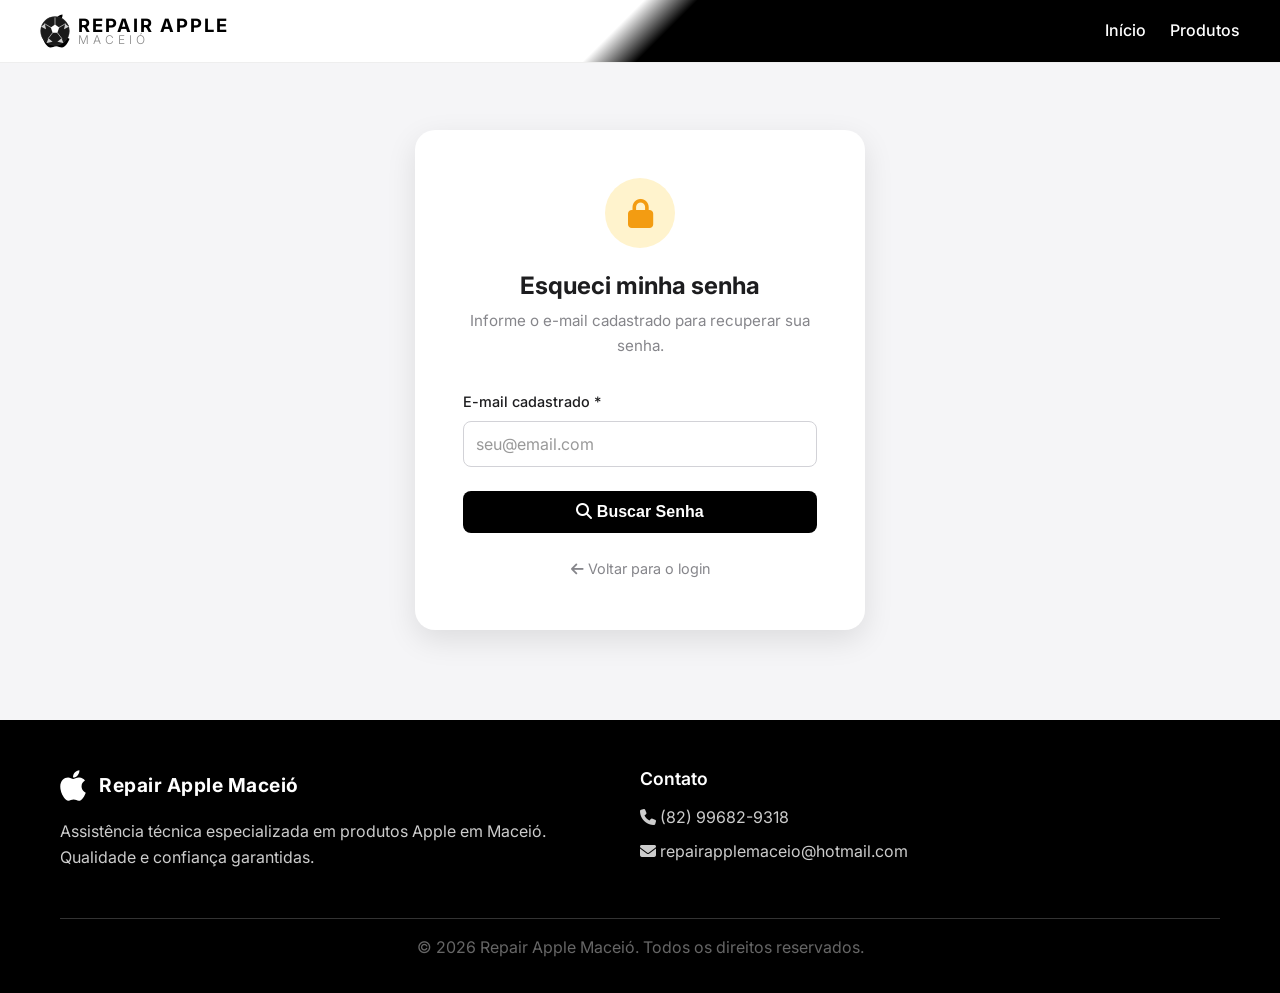
<file: esqueci-senha.html>
<!DOCTYPE html>
<html lang="pt-BR">
<head>
    <meta charset="UTF-8">
    <meta name="viewport" content="width=device-width, initial-scale=1.0">
    <title>Recuperar Senha - Repair Apple Maceió</title>
    <meta name="description" content="Recupere sua senha da Repair Apple Maceió.">
    <link rel="stylesheet" href="styles.css?v=3.1">
    <link rel="preconnect" href="https://fonts.googleapis.com">
    <link rel="preconnect" href="https://fonts.gstatic.com" crossorigin>
    <link href="https://fonts.googleapis.com/css2?family=Inter:wght@300;400;500;600;700&display=swap" rel="stylesheet">
    <link rel="stylesheet" href="https://cdnjs.cloudflare.com/ajax/libs/font-awesome/6.4.0/css/all.min.css">
    <style>
        .recover-section {
            padding: 120px 0 80px;
            background-color: #f5f5f7;
            min-height: 80vh;
            display: flex;
            align-items: center;
            justify-content: center;
        }
        .recover-container {
            width: 100%;
            max-width: 450px;
            margin: 0 auto;
            background: #fff;
            padding: 3rem;
            border-radius: 20px;
            box-shadow: 0 10px 30px rgba(0,0,0,0.1);
            text-align: center;
        }
        .recover-icon {
            width: 70px;
            height: 70px;
            border-radius: 50%;
            display: inline-flex;
            align-items: center;
            justify-content: center;
            font-size: 1.8rem;
            margin-bottom: 1.5rem;
            background-color: #fff3cd;
            color: #f39c12;
        }
        .recover-title {
            font-size: 1.5rem;
            font-weight: 700;
            margin-bottom: 0.5rem;
            color: #1d1d1f;
        }
        .recover-text {
            color: #86868b;
            margin-bottom: 2rem;
            font-size: 0.95rem;
        }
        .form-group {
            width: 100%;
            margin-bottom: 1rem;
            text-align: left;
        }
        .form-label {
            display: block;
            margin-bottom: 0.5rem;
            font-size: 0.9rem;
            color: #1d1d1f;
            font-weight: 500;
        }
        .form-input {
            width: 100%;
            padding: 12px;
            border: 1px solid #d2d2d7;
            border-radius: 8px;
            font-size: 1rem;
            transition: border-color 0.3s;
            font-family: 'Inter', sans-serif;
        }
        .form-input:focus {
            border-color: #0071e3;
            outline: none;
        }
        .btn-full {
            width: 100%;
            padding: 12px;
            border-radius: 8px;
            font-size: 1rem;
            font-weight: 600;
            cursor: pointer;
            transition: all 0.3s;
            border: none;
            margin-top: 0.5rem;
            background-color: #000;
            color: white;
        }
        .btn-full:hover {
            background-color: #333;
            transform: translateY(-2px);
        }
        .btn-full:disabled {
            background: #ccc;
            cursor: not-allowed;
            transform: none;
        }
        .result-box {
            display: none;
            margin-top: 1.5rem;
            padding: 1.25rem;
            border-radius: 12px;
            text-align: left;
        }
        .result-box.success {
            display: block;
            background: #e8f5e9;
            border: 1px solid #a5d6a7;
        }
        .result-box.error {
            display: block;
            background: #ffebee;
            border: 1px solid #ef9a9a;
        }
        .result-box .result-title {
            font-weight: 700;
            margin-bottom: 0.5rem;
            font-size: 0.95rem;
        }
        .result-box.success .result-title { color: #2e7d32; }
        .result-box.error .result-title { color: #c62828; }
        .result-box .result-content {
            font-size: 0.9rem;
            color: #333;
            word-break: break-all;
        }
        .password-reveal {
            background: #fff;
            border: 2px dashed #4CAF50;
            border-radius: 8px;
            padding: 12px 16px;
            margin-top: 10px;
            text-align: center;
            font-size: 1.3rem;
            font-weight: 700;
            letter-spacing: 2px;
            color: #1a1a1a;
        }
        .back-link {
            display: inline-block;
            margin-top: 1.5rem;
            color: #86868b;
            text-decoration: none;
            font-size: 0.9rem;
            transition: color 0.3s;
        }
        .back-link:hover {
            color: #1d1d1f;
        }
        .spinner {
            display: inline-block;
            width: 16px;
            height: 16px;
            border: 2px solid #fff;
            border-radius: 50%;
            border-top-color: transparent;
            animation: spin 0.6s linear infinite;
            margin-right: 6px;
            vertical-align: middle;
        }
        @keyframes spin {
            to { transform: rotate(360deg); }
        }
    </style>
</head>
<body>
    <!-- Header -->
    <header class="header">
        <nav class="nav">
            <div class="nav-container">
                <div class="nav-logo">
                    <a href="index.html" style="text-decoration: none; color: inherit; display: flex; align-items: center;">
                        <span class="logo-text"><span class="brand-main">REPAIR APPLE</span><span class="brand-city">MACEIÓ</span></span>
                    </a>
                </div>
                <ul class="nav-menu">
                    <li><a href="index.html#home" class="nav-link">Início</a></li>
                    <li><a href="index.html#products" class="nav-link">Produtos</a></li>
                </ul>
                <div class="nav-toggle">
                    <span class="bar"></span>
                    <span class="bar"></span>
                    <span class="bar"></span>
                </div>
            </div>
        </nav>
    </header>

    <section class="recover-section">
        <div class="recover-container">
            <div class="recover-icon">
                <i class="fas fa-lock"></i>
            </div>
            <h2 class="recover-title">Esqueci minha senha</h2>
            <p class="recover-text">Informe o e-mail cadastrado para recuperar sua senha.</p>
            
            <form id="recoverForm">
                <div class="form-group">
                    <label class="form-label">E-mail cadastrado *</label>
                    <input type="email" id="recoverEmail" class="form-input" placeholder="seu@email.com" required>
                </div>
                <button type="submit" class="btn-full" id="recoverBtn">
                    <i class="fas fa-search"></i> Buscar Senha
                </button>
            </form>
            
            <div class="result-box" id="resultBox">
                <div class="result-title" id="resultTitle"></div>
                <div class="result-content" id="resultContent"></div>
                <div class="password-reveal" id="passwordReveal" style="display:none;"></div>
            </div>
            
            <a href="login.html" class="back-link">
                <i class="fas fa-arrow-left"></i> Voltar para o login
            </a>
        </div>
    </section>

    <!-- Footer -->
    <footer class="footer">
        <div class="container">
            <div class="footer-content">
                <div class="footer-section">
                    <div class="footer-logo">
                        <img src="Logo/apple-icon-white.svg" alt="Repair Apple Maceió" class="footer-icon">
                        <span class="footer-logo-text">Repair Apple Maceió</span>
                    </div>
                    <p class="footer-description">Assistência técnica especializada em produtos Apple em Maceió. Qualidade e confiança garantidas.</p>
                </div>
                <div class="footer-section">
                    <h3 class="footer-title">Contato</h3>
                    <ul class="footer-links">
                        <li><a href="#"><i class="fas fa-phone"></i> (82) 99682-9318</a></li>
                        <li><a href="#"><i class="fas fa-envelope"></i> repairapplemaceio@hotmail.com</a></li>
                    </ul>
                </div>
            </div>
            <div class="footer-bottom">
                <p>&copy; 2026 Repair Apple Maceió. Todos os direitos reservados.</p>
            </div>
        </div>
    </footer>

    <script>
        document.addEventListener('DOMContentLoaded', () => {
            // Mobile Navigation Toggle
            const navToggle = document.querySelector('.nav-toggle');
            const navMenu = document.querySelector('.nav-menu');
            
            if (navToggle && navMenu) {
                navToggle.addEventListener('click', () => {
                    navMenu.classList.toggle('active');
                    const bars = navToggle.querySelectorAll('.bar');
                    bars.forEach((bar, index) => {
                        if (navMenu.classList.contains('active')) {
                            if (index === 0) bar.style.transform = 'rotate(45deg) translate(5px, 5px)';
                            if (index === 1) bar.style.opacity = '0';
                            if (index === 2) bar.style.transform = 'rotate(-45deg) translate(7px, -6px)';
                        } else {
                            bar.style.transform = 'none';
                            bar.style.opacity = '1';
                        }
                    });
                });
            }

            const form = document.getElementById('recoverForm');
            const resultBox = document.getElementById('resultBox');
            const resultTitle = document.getElementById('resultTitle');
            const resultContent = document.getElementById('resultContent');
            const passwordReveal = document.getElementById('passwordReveal');
            const btn = document.getElementById('recoverBtn');

            form.addEventListener('submit', async (e) => {
                e.preventDefault();
                const email = document.getElementById('recoverEmail').value.trim();
                
                if (!email) {
                    alert('Por favor, informe seu e-mail.');
                    return;
                }

                // Reset
                resultBox.className = 'result-box';
                resultBox.style.display = 'none';
                passwordReveal.style.display = 'none';
                btn.innerHTML = '<span class="spinner"></span> Buscando...';
                btn.disabled = true;

                try {
                    const API_BASE = window.location.hostname === 'localhost' || window.location.hostname === '127.0.0.1' 
                        ? 'http://127.0.0.1:8000' 
                        : 'https://repair-apple-maceio.onrender.com';
                    
                    console.log('Enviando para:', API_BASE + '/api/recover-password');
                    
                    const response = await fetch(API_BASE + '/api/recover-password', {
                        method: 'POST',
                        headers: { 'Content-Type': 'application/json' },
                        body: JSON.stringify({ email: email })
                    });
                    
                    const result = await response.json();
                    console.log('Resposta:', result);
                    
                    if (response.ok && result.password) {
                        resultBox.className = 'result-box success';
                        resultBox.style.display = 'block';
                        resultTitle.innerHTML = '✅ Senha encontrada!';
                        resultContent.innerHTML = 'Cliente: <strong>' + result.name + '</strong>';
                        passwordReveal.textContent = result.password;
                        passwordReveal.style.display = 'block';
                    } else {
                        resultBox.className = 'result-box error';
                        resultBox.style.display = 'block';
                        resultTitle.innerHTML = '❌ ' + (result.error || 'E-mail não encontrado');
                        resultContent.innerHTML = 'Nenhuma conta cadastrada com este e-mail. Verifique se digitou corretamente.';
                        passwordReveal.style.display = 'none';
                    }
                } catch (err) {
                    console.error('Erro:', err);
                    resultBox.className = 'result-box error';
                    resultBox.style.display = 'block';
                    resultTitle.innerHTML = '❌ Erro de conexão';
                    resultContent.innerHTML = 'Não foi possível conectar ao servidor. Verifique sua internet e tente novamente.<br><small>' + err.message + '</small>';
                    passwordReveal.style.display = 'none';
                } finally {
                    btn.innerHTML = '<i class="fas fa-search"></i> Buscar Senha';
                    btn.disabled = false;
                }
            });
        });
    </script>
</body>
</html>
</file>
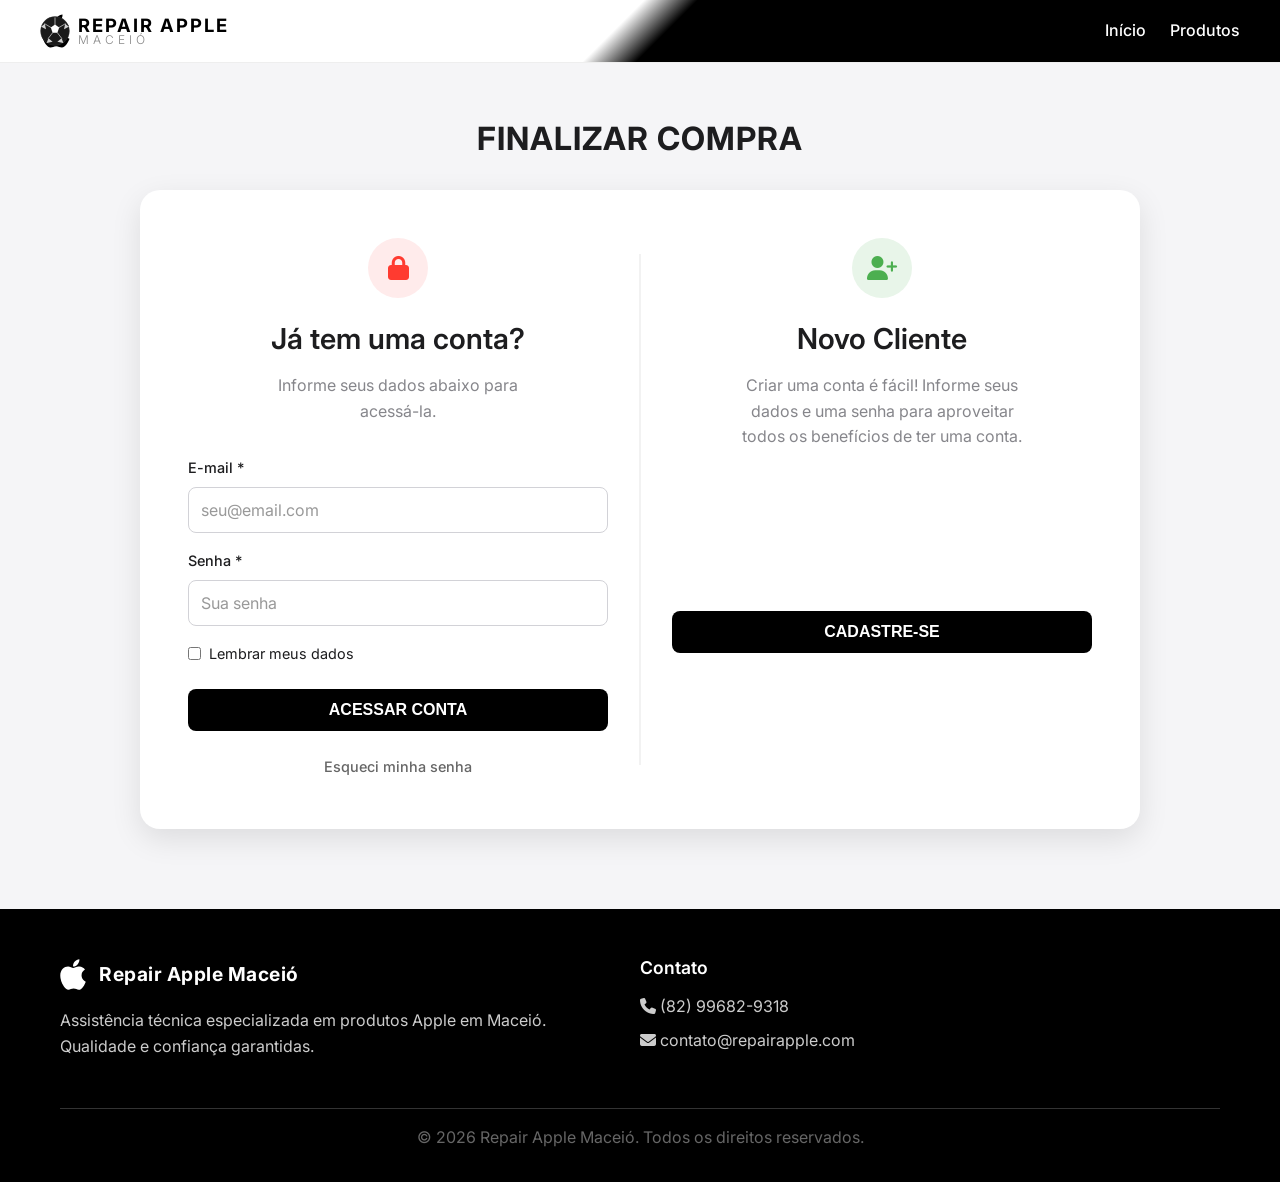
<file: login.html>
<!DOCTYPE html>
<html lang="pt-BR">
<head>
    <meta charset="UTF-8">
    <meta name="viewport" content="width=device-width, initial-scale=1.0">
    <title>Login - Repair Apple Maceió</title>
    <meta name="description" content="Acesse sua conta ou cadastre-se na Repair Apple Maceió.">
    <link rel="stylesheet" href="styles.css?v=3.1">
    <link rel="preconnect" href="https://fonts.googleapis.com">
    <link rel="preconnect" href="https://fonts.gstatic.com" crossorigin>
    <link href="https://fonts.googleapis.com/css2?family=Inter:wght@300;400;500;600;700&display=swap" rel="stylesheet">
    <link rel="stylesheet" href="https://cdnjs.cloudflare.com/ajax/libs/font-awesome/6.4.0/css/all.min.css">
    <style>
        .login-section {
            padding: 120px 0 80px;
            background-color: #f5f5f7;
            min-height: 80vh;
            display: flex;
            align-items: center;
            justify-content: center;
        }
        .login-container {
            width: 100%;
            max-width: 1000px;
            margin: 0 auto;
            background: #fff;
            padding: 3rem;
            border-radius: 20px;
            box-shadow: 0 10px 30px rgba(0,0,0,0.1);
            display: grid;
            grid-template-columns: 1fr 1fr;
            gap: 4rem;
            position: relative;
        }
        /* Vertical divider */
        .login-container::after {
            content: '';
            position: absolute;
            top: 10%;
            bottom: 10%;
            left: 50%;
            width: 1px;
            background-color: #e5e5e5;
            transform: translateX(-50%);
        }
        
        .login-column {
            display: flex;
            flex-direction: column;
            align-items: center;
            text-align: center;
        }
        
        .column-icon {
            width: 60px;
            height: 60px;
            border-radius: 50%;
            display: flex;
            align-items: center;
            justify-content: center;
            font-size: 1.5rem;
            margin-bottom: 1.5rem;
        }
        
        .icon-login {
            background-color: #ffebeb;
            color: #ff3b30;
        }
        
        .icon-register {
            background-color: #e8f5e9;
            color: #4CAF50;
        }
        
        .column-title {
            font-size: 1.8rem;
            font-weight: 600;
            margin-bottom: 1rem;
            color: #1d1d1f;
        }
        
        .column-text {
            color: #86868b;
            margin-bottom: 2rem;
            font-size: 1rem;
            max-width: 300px;
        }
        
        .form-group {
            width: 100%;
            margin-bottom: 1rem;
            text-align: left;
        }
        
        .form-label {
            display: block;
            margin-bottom: 0.5rem;
            font-size: 0.9rem;
            color: #1d1d1f;
            font-weight: 500;
        }
        
        .form-input {
            width: 100%;
            padding: 12px;
            border: 1px solid #d2d2d7;
            border-radius: 8px;
            font-size: 1rem;
            transition: border-color 0.3s;
        }
        
        .form-input:focus {
            border-color: #0071e3;
            outline: none;
        }
        
        .checkbox-group {
            width: 100%;
            display: flex;
            align-items: center;
            gap: 8px;
            margin-bottom: 1.5rem;
            font-size: 0.9rem;
            color: #1d1d1f;
        }
        
        .btn-full {
            width: 100%;
            padding: 12px;
            border-radius: 8px;
            font-size: 1rem;
            font-weight: 600;
            cursor: pointer;
            transition: all 0.3s;
            border: none;
        }
        
        .btn-login {
            background-color: #000000;
            color: white;
        }
        
        .btn-login:hover {
            background-color: #333333;
            transform: translateY(-2px);
        }
        
        .btn-register {
            background-color: #000000;
            color: white;
        }
        
        .btn-register:hover {
            background-color: #333333;
            transform: translateY(-2px);
        }
        
        .forgot-password {
            margin-top: 1.5rem;
            color: #666;
            text-decoration: none;
            font-size: 0.9rem;
            font-weight: 500;
            transition: all 0.3s ease;
            border-bottom: 1px solid transparent;
            padding-bottom: 2px;
        }
        
        .forgot-password:hover {
            color: #000;
            border-bottom-color: #000;
        }

        .checkout-title {
            text-align: center;
            margin-bottom: 2rem;
            font-size: 2rem;
            font-weight: 700;
            letter-spacing: 1px;
            color: #1d1d1f;
        }

        @media (max-width: 768px) {
            .login-container {
                grid-template-columns: 1fr;
                gap: 3rem;
                padding: 2rem;
            }
            .login-container::after {
                display: none;
            }
            .checkout-title {
                margin-top: -20px;
            }
        }
    </style>
</head>
<body>
    <!-- Header -->
    <header class="header">
        <nav class="nav">
            <div class="nav-container">
                <div class="nav-logo">
                    <a href="index.html" style="text-decoration: none; color: inherit; display: flex; align-items: center;">
                        <span class="logo-text"><span class="brand-main">REPAIR APPLE</span><span class="brand-city">MACEIÓ</span></span>
                    </a>
                </div>
                <!-- Simplified Menu for Checkout -->
                <ul class="nav-menu">
                    <li><a href="index.html#home" class="nav-link">Início</a></li>
                    <li><a href="index.html#products" class="nav-link">Produtos</a></li>
                </ul>
                <div class="nav-toggle">
                    <span class="bar"></span>
                    <span class="bar"></span>
                    <span class="bar"></span>
                </div>
            </div>
        </nav>
    </header>

    <section class="login-section">
        <div style="width: 100%; max-width: 1000px;">
            <h1 class="checkout-title">FINALIZAR COMPRA</h1>
            
            <div class="login-container">
                <!-- Column 1: Login -->
                <div class="login-column">
                    <div class="column-icon icon-login">
                        <i class="fas fa-lock"></i>
                    </div>
                    <h2 class="column-title">Já tem uma conta?</h2>
                    <p class="column-text">Informe seus dados abaixo para acessá-la.</p>
                    
                    <form id="loginForm" style="width: 100%;">
                        <div class="form-group">
                            <label class="form-label">E-mail *</label>
                            <input type="email" id="loginEmail" class="form-input" placeholder="seu@email.com" required>
                        </div>
                        <div class="form-group">
                            <label class="form-label">Senha *</label>
                            <input type="password" id="loginPassword" class="form-input" placeholder="Sua senha" required>
                        </div>
                        <div class="checkbox-group">
                            <input type="checkbox" id="remember">
                            <label for="remember">Lembrar meus dados</label>
                        </div>
                        <button type="submit" class="btn-full btn-login">ACESSAR CONTA</button>
                    </form>
                    
                    <a href="esqueci-senha.html" class="forgot-password">Esqueci minha senha</a>
                </div>
                
                <!-- Column 2: Register -->
                <div class="login-column">
                    <div class="column-icon icon-register">
                        <i class="fas fa-user-plus"></i>
                    </div>
                    <h2 class="column-title">Novo Cliente</h2>
                    <p class="column-text">Criar uma conta é fácil! Informe seus dados e uma senha para aproveitar todos os benefícios de ter uma conta.</p>
                    
                    <div style="width: 100%; flex-grow: 1; display: flex; align-items: center;">
                        <button class="btn-full btn-register" onclick="window.location.href='cadastro.html'">CADASTRE-SE</button>
                    </div>
                </div>
            </div>
        </div>
    </section>

    <!-- Footer -->
    <footer class="footer">
        <div class="container">
            <div class="footer-content">
                <div class="footer-section">
                    <div class="footer-logo">
                        <img src="Logo/apple-icon-white.svg" alt="Repair Apple Maceió" class="footer-icon">
                        <span class="footer-logo-text">Repair Apple Maceió</span>
                    </div>
                    <p class="footer-description">Assistência técnica especializada em produtos Apple em Maceió. Qualidade e confiança garantidas.</p>
                </div>
                <div class="footer-section">
                    <h3 class="footer-title">Contato</h3>
                    <ul class="footer-links">
                        <li><a href="#"><i class="fas fa-phone"></i> (82) 99682-9318</a></li>
                        <li><a href="#"><i class="fas fa-envelope"></i> contato@repairapple.com</a></li>
                    </ul>
                </div>
            </div>
            <div class="footer-bottom">
                <p>&copy; 2026 Repair Apple Maceió. Todos os direitos reservados.</p>
            </div>
        </div>
    </footer>

    <script>
        document.addEventListener('DOMContentLoaded', () => {
            // Mobile Navigation Toggle
            const navToggle = document.querySelector('.nav-toggle');
            const navMenu = document.querySelector('.nav-menu');
            
            if (navToggle && navMenu) {
                navToggle.addEventListener('click', () => {
                    navMenu.classList.toggle('active');
                    const bars = navToggle.querySelectorAll('.bar');
                    bars.forEach((bar, index) => {
                        if (navMenu.classList.contains('active')) {
                            if (index === 0) bar.style.transform = 'rotate(45deg) translate(5px, 5px)';
                            if (index === 1) bar.style.opacity = '0';
                            if (index === 2) bar.style.transform = 'rotate(-45deg) translate(7px, -6px)';
                        } else {
                            bar.style.transform = 'none';
                            bar.style.opacity = '1';
                        }
                    });
                });
            }

            // Login form: redirect to checkout
            const loginForm = document.getElementById('loginForm');
            if (loginForm) {
                loginForm.addEventListener('submit', (e) => {
                    e.preventDefault();
                    const email = document.getElementById('loginEmail').value.trim();
                    const password = document.getElementById('loginPassword').value.trim();
                    
                    if (email && password) {
                        // Store login info
                        localStorage.setItem('userEmail', email);
                        localStorage.setItem('userName', email.split('@')[0]);
                        // Redirect to checkout
                        window.location.href = 'checkout.html';
                    } else {
                        alert('Por favor, preencha todos os campos.');
                    }
                });
            }
        });
    </script>
</body>
</html>
</file>
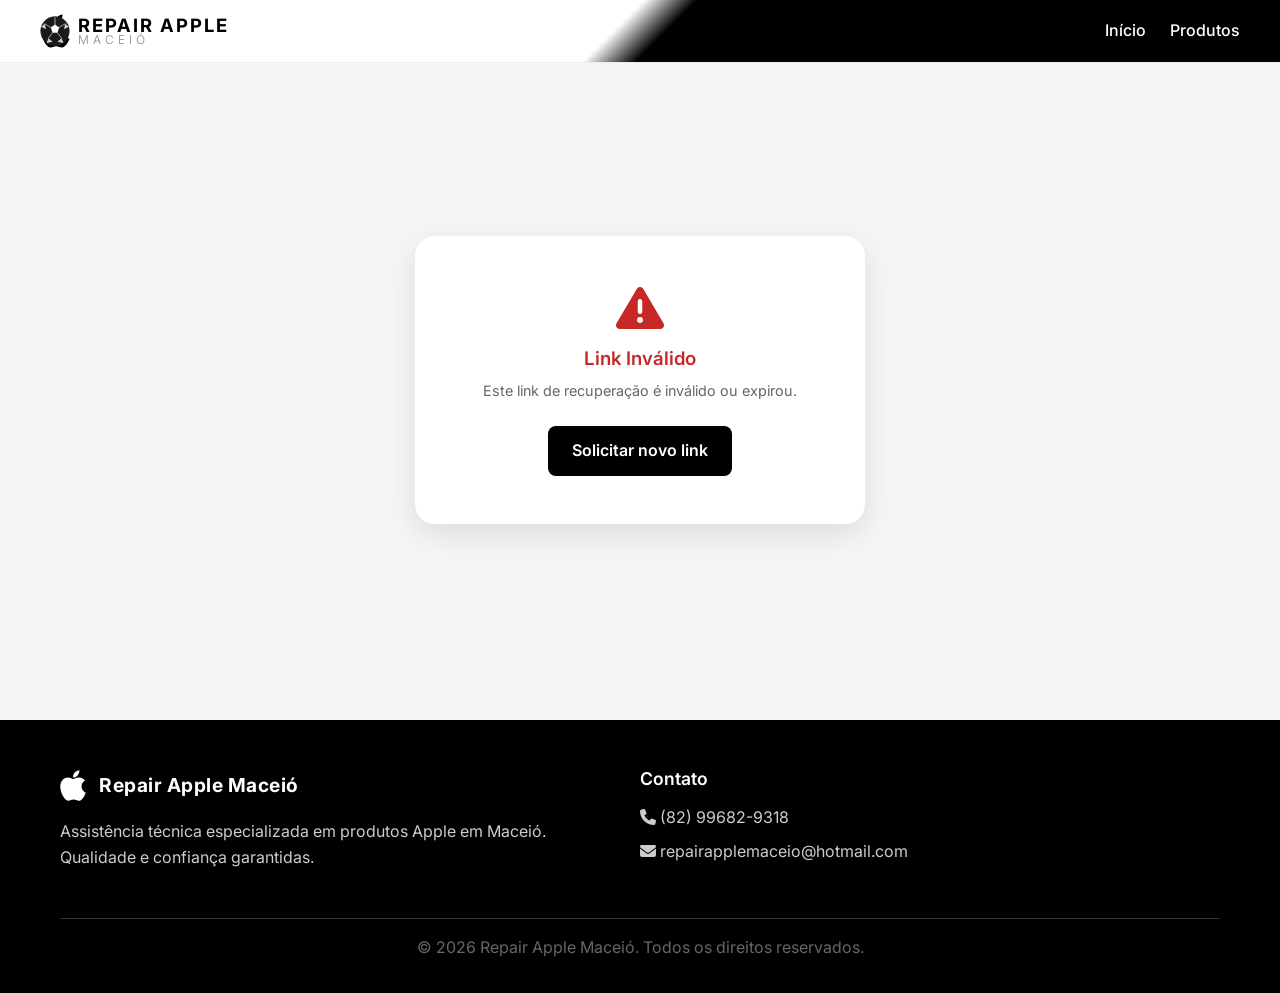
<file: reset-password.html>
<!DOCTYPE html>
<html lang="pt-BR">
<head>
    <meta charset="UTF-8">
    <meta name="viewport" content="width=device-width, initial-scale=1.0">
    <title>Redefinir Senha - Repair Apple Maceió</title>
    <meta name="description" content="Redefina sua senha da Repair Apple Maceió.">
    <link rel="stylesheet" href="styles.css?v=3.1">
    <link rel="preconnect" href="https://fonts.googleapis.com">
    <link rel="preconnect" href="https://fonts.gstatic.com" crossorigin>
    <link href="https://fonts.googleapis.com/css2?family=Inter:wght@300;400;500;600;700&display=swap" rel="stylesheet">
    <link rel="stylesheet" href="https://cdnjs.cloudflare.com/ajax/libs/font-awesome/6.4.0/css/all.min.css">
    <style>
        .reset-section {
            padding: 120px 0 80px;
            background-color: #f5f5f7;
            min-height: 80vh;
            display: flex;
            align-items: center;
            justify-content: center;
        }
        .reset-container {
            width: 100%;
            max-width: 450px;
            margin: 0 auto;
            background: #fff;
            padding: 3rem;
            border-radius: 20px;
            box-shadow: 0 10px 30px rgba(0,0,0,0.1);
            text-align: center;
        }
        .reset-icon {
            width: 70px;
            height: 70px;
            border-radius: 50%;
            display: inline-flex;
            align-items: center;
            justify-content: center;
            font-size: 1.8rem;
            margin-bottom: 1.5rem;
            background-color: #e8f5e9;
            color: #4CAF50;
        }
        .reset-title {
            font-size: 1.5rem;
            font-weight: 700;
            margin-bottom: 0.5rem;
            color: #1d1d1f;
        }
        .reset-text {
            color: #86868b;
            margin-bottom: 2rem;
            font-size: 0.95rem;
        }
        .form-group {
            width: 100%;
            margin-bottom: 1rem;
            text-align: left;
        }
        .form-label {
            display: block;
            margin-bottom: 0.5rem;
            font-size: 0.9rem;
            color: #1d1d1f;
            font-weight: 500;
        }
        .form-input {
            width: 100%;
            padding: 12px;
            border: 1px solid #d2d2d7;
            border-radius: 8px;
            font-size: 1rem;
            transition: border-color 0.3s;
            font-family: 'Inter', sans-serif;
        }
        .form-input:focus {
            border-color: #0071e3;
            outline: none;
        }
        .btn-full {
            width: 100%;
            padding: 12px;
            border-radius: 8px;
            font-size: 1rem;
            font-weight: 600;
            cursor: pointer;
            transition: all 0.3s;
            border: none;
            margin-top: 0.5rem;
            background-color: #000;
            color: white;
        }
        .btn-full:hover {
            background-color: #333;
            transform: translateY(-2px);
        }
        .btn-full:disabled {
            background: #ccc;
            cursor: not-allowed;
            transform: none;
        }
        .result-box {
            display: none;
            margin-top: 1.5rem;
            padding: 1.25rem;
            border-radius: 12px;
            text-align: center;
        }
        .result-box.success {
            display: block;
            background: #e8f5e9;
            border: 1px solid #a5d6a7;
        }
        .result-box.error {
            display: block;
            background: #ffebee;
            border: 1px solid #ef9a9a;
        }
        .result-box .result-title {
            font-weight: 700;
            margin-bottom: 0.5rem;
            font-size: 0.95rem;
        }
        .result-box.success .result-title { color: #2e7d32; }
        .result-box.error .result-title { color: #c62828; }
        .result-box .result-content {
            font-size: 0.9rem;
            color: #333;
        }
        .spinner {
            display: inline-block;
            width: 16px;
            height: 16px;
            border: 2px solid #fff;
            border-radius: 50%;
            border-top-color: transparent;
            animation: spin 0.6s linear infinite;
            margin-right: 6px;
            vertical-align: middle;
        }
        @keyframes spin { to { transform: rotate(360deg); } }
        .error-state { text-align: center; }
        .error-state i { font-size: 3rem; color: #c62828; margin-bottom: 1rem; }
        .error-state h3 { color: #c62828; margin-bottom: 0.5rem; }
        .error-state p { color: #666; font-size: 0.9rem; margin-bottom: 1.5rem; }
        .btn-login-link {
            display: inline-block;
            background: #000;
            color: #fff;
            text-decoration: none;
            padding: 12px 24px;
            border-radius: 8px;
            font-weight: 600;
            transition: all 0.3s;
        }
        .btn-login-link:hover {
            background: #333;
            transform: translateY(-2px);
        }
    </style>
</head>
<body>
    <!-- Header -->
    <header class="header">
        <nav class="nav">
            <div class="nav-container">
                <div class="nav-logo">
                    <a href="index.html" style="text-decoration: none; color: inherit; display: flex; align-items: center;">
                        <span class="logo-text"><span class="brand-main">REPAIR APPLE</span><span class="brand-city">MACEIÓ</span></span>
                    </a>
                </div>
                <ul class="nav-menu">
                    <li><a href="index.html#home" class="nav-link">Início</a></li>
                    <li><a href="index.html#products" class="nav-link">Produtos</a></li>
                </ul>
                <div class="nav-toggle">
                    <span class="bar"></span>
                    <span class="bar"></span>
                    <span class="bar"></span>
                </div>
            </div>
        </nav>
    </header>

    <section class="reset-section">
        <div class="reset-container" id="resetFormContainer">
            <div class="reset-icon">
                <i class="fas fa-key"></i>
            </div>
            <h2 class="reset-title">Redefinir Senha</h2>
            <p class="reset-text">Digite sua nova senha abaixo.</p>
            
            <form id="resetForm">
                <div class="form-group">
                    <label class="form-label">Nova Senha *</label>
                    <input type="password" id="newPassword" class="form-input" placeholder="Mínimo 4 caracteres" required minlength="4">
                </div>
                <div class="form-group">
                    <label class="form-label">Confirmar Senha *</label>
                    <input type="password" id="confirmPassword" class="form-input" placeholder="Repita a nova senha" required minlength="4">
                </div>
                <button type="submit" class="btn-full" id="resetBtn">
                    <i class="fas fa-save"></i> Salvar Nova Senha
                </button>
            </form>

            <div class="result-box" id="resultBox"></div>
        </div>
    </section>

    <!-- Footer -->
    <footer class="footer">
        <div class="container">
            <div class="footer-content">
                <div class="footer-section">
                    <div class="footer-logo">
                        <img src="Logo/apple-icon-white.svg" alt="Repair Apple Maceió" class="footer-icon">
                        <span class="footer-logo-text">Repair Apple Maceió</span>
                    </div>
                    <p class="footer-description">Assistência técnica especializada em produtos Apple em Maceió. Qualidade e confiança garantidas.</p>
                </div>
                <div class="footer-section">
                    <h3 class="footer-title">Contato</h3>
                    <ul class="footer-links">
                        <li><a href="#"><i class="fas fa-phone"></i> (82) 99682-9318</a></li>
                        <li><a href="#"><i class="fas fa-envelope"></i> repairapplemaceio@hotmail.com</a></li>
                    </ul>
                </div>
            </div>
            <div class="footer-bottom">
                <p>&copy; 2026 Repair Apple Maceió. Todos os direitos reservados.</p>
            </div>
        </div>
    </footer>

    <script>
        document.addEventListener('DOMContentLoaded', () => {
            // Mobile Navigation Toggle
            const navToggle = document.querySelector('.nav-toggle');
            const navMenu = document.querySelector('.nav-menu');
            if (navToggle && navMenu) {
                navToggle.addEventListener('click', () => {
                    navMenu.classList.toggle('active');
                    const bars = navToggle.querySelectorAll('.bar');
                    bars.forEach((bar, index) => {
                        if (navMenu.classList.contains('active')) {
                            if (index === 0) bar.style.transform = 'rotate(45deg) translate(5px, 5px)';
                            if (index === 1) bar.style.opacity = '0';
                            if (index === 2) bar.style.transform = 'rotate(-45deg) translate(7px, -6px)';
                        } else {
                            bar.style.transform = 'none';
                            bar.style.opacity = '1';
                        }
                    });
                });
            }

            // Get token from URL
            const urlParams = new URLSearchParams(window.location.search);
            const token = urlParams.get('token');
            const container = document.getElementById('resetFormContainer');

            if (!token) {
                container.innerHTML = `
                    <div class="error-state">
                        <i class="fas fa-exclamation-triangle"></i>
                        <h3>Link Inválido</h3>
                        <p>Este link de recuperação é inválido ou expirou.</p>
                        <a href="esqueci-senha.html" class="btn-login-link">Solicitar novo link</a>
                    </div>
                `;
                return;
            }

            const form = document.getElementById('resetForm');
            const resultBox = document.getElementById('resultBox');
            const btn = document.getElementById('resetBtn');

            form.addEventListener('submit', async (e) => {
                e.preventDefault();
                const password = document.getElementById('newPassword').value.trim();
                const confirm = document.getElementById('confirmPassword').value.trim();

                if (password.length < 4) {
                    alert('A senha deve ter pelo menos 4 caracteres.');
                    return;
                }
                if (password !== confirm) {
                    alert('As senhas não conferem!');
                    return;
                }

                resultBox.className = 'result-box';
                resultBox.style.display = 'none';
                btn.innerHTML = '<span class="spinner"></span> Salvando...';
                btn.disabled = true;

                try {
                    const API_BASE = window.location.hostname === 'localhost' || window.location.hostname === '127.0.0.1' 
                        ? 'http://127.0.0.1:8000' 
                        : 'https://repair-apple-maceio.onrender.com';
                    
                    const response = await fetch(API_BASE + '/api/reset-password', {
                        method: 'POST',
                        headers: { 'Content-Type': 'application/json' },
                        body: JSON.stringify({ token: token, password: password })
                    });
                    
                    const result = await response.json();
                    
                    if (response.ok) {
                        resultBox.className = 'result-box success';
                        resultBox.innerHTML = `
                            <div class="result-title">✅ ${result.message}</div>
                            <a href="login.html" class="btn-login-link" style="margin-top:12px;">Ir para o Login</a>
                        `;
                        form.style.display = 'none';
                    } else {
                        resultBox.className = 'result-box error';
                        resultBox.innerHTML = `
                            <div class="result-title">❌ Erro</div>
                            <div class="result-content">${result.error}</div>
                            <a href="esqueci-senha.html" style="display:inline-block;margin-top:10px;color:#0071e3;">Solicitar novo link</a>
                        `;
                    }
                } catch (err) {
                    resultBox.className = 'result-box error';
                    resultBox.innerHTML = `
                        <div class="result-title">❌ Erro de conexão</div>
                        <div class="result-content">Não foi possível conectar ao servidor.</div>
                    `;
                } finally {
                    btn.innerHTML = '<i class="fas fa-save"></i> Salvar Nova Senha';
                    btn.disabled = false;
                }
            });
        });
    </script>
</body>
</html>
</file>
<file: styles.css>
/* Reset and Base Styles */
* {
    margin: 0;
    padding: 0;
    box-sizing: border-box;
}

html {
    scroll-behavior: smooth;
}

body {
    font-family: 'Inter', -apple-system, BlinkMacSystemFont, 'Segoe UI', Roboto, sans-serif;
    line-height: 1.6;
    color: #333;
    background-color: #faf9f6;
}

.container {
    max-width: 1200px;
    margin: 0 auto;
    padding: 0 20px;
}

h1, h2, h3, h4, h5, h6 {
    font-weight: 600;
    line-height: 1.2;
    margin-bottom: 1rem;
}

p {
    margin-bottom: 1rem;
    color: #666;
}

.highlight {
    color: #000;
    font-weight: 700;
}

/* Buttons */
.btn {
    display: inline-block;
    padding: 12px 24px;
    border-radius: 8px;
    text-decoration: none;
    font-weight: 500;
    font-size: 14px;
    transition: all 0.3s ease;
    cursor: pointer;
    border: 2px solid transparent;
    text-align: center;
}

.btn.compare-product {
    border: 2px solid black;
    color: white;
    background-color: black;
}

.btn.compare-product:hover {
    background-color: #333;
    border-color: black;
    color: white;
    transform: translateY(-2px);
}

.btn-primary {
    background-color: #fff;
    color: #000;
    border-color: #fff;
}

.btn-primary:hover {
    background-color: #f0f0f0;
    border-color: #f0f0f0;
    transform: translateY(-2px);
}

.btn-secondary {
    background-color: transparent;
    color: #fff;
    border-color: #fff;
}

.btn-secondary:hover {
    background-color: #fff;
    color: #000;
    transform: translateY(-2px);
}

.btn-outline {
    background-color: transparent;
    color: #666;
    border-color: #ddd;
}

.btn-outline:hover {
    background-color: #000;
    color: #fff;
    border-color: #000;
}

.btn-full {
    width: 100%;
}

/* Header */
.header {
    position: fixed;
    top: 0;
    left: 0;
    right: 0;
    background-color: rgba(255, 255, 255, 0.95);
    backdrop-filter: blur(10px);
    z-index: 1000;
    border-bottom: 1px solid #eee;
}

.nav {
    padding: 1rem 0;
    background: linear-gradient(135deg, #ffffff 0%, #ffffff 45%, #000000 55%, #000000 100%);
    position: relative;
}

.nav::before {
    content: '';
    position: absolute;
    top: 0;
    left: 0;
    right: 0;
    bottom: 0;
    background: linear-gradient(135deg, #ffffff 0%, #ffffff 48%, #000000 52%, #000000 100%);
    clip-path: ellipse(150% 100% at 50% 0%);
}

.nav-container {
    max-width: 100%;
    margin: 0 auto;
    padding: 0 40px;
    display: flex;
    align-items: center;
    position: relative;
    z-index: 2;
    gap: 2rem;
}

.nav-logo {
    display: flex;
    align-items: center;
    gap: 0.5rem;
}

/* === NOVA LOGO PREMIUM === */
.nav-logo .logo-text {
    font-family: 'Inter', -apple-system, BlinkMacSystemFont, sans-serif;
    font-size: 1.1rem;
    font-weight: 600;
    color: #000;
    letter-spacing: 1.5px;
    line-height: 1;
    text-shadow: none;
    display: flex;
    flex-direction: column;
    align-items: flex-start;
    gap: 0;
    position: relative;
    padding-left: 38px;
}

.nav-logo .logo-text span {
    display: block;
}

.nav-logo .logo-text .brand-main {
    font-size: 1.15rem;
    font-weight: 700;
    letter-spacing: 2px;
}

.nav-logo .logo-text .brand-city {
    font-size: 0.75rem;
    font-weight: 300;
    letter-spacing: 4px;
    color: #888;
    text-transform: uppercase;
}

.nav-logo .logo-text::before,
.nav-logo .logo-text::after {
    content: '';
    position: absolute;
    left: 0;
    top: 50%;
    transform: translateY(-50%);
    width: 30px;
    height: 38px;
    background-size: contain;
    background-repeat: no-repeat;
    background-position: center;
    flex-shrink: 0;
}

.nav-logo .logo-text::before {
    background-image: url('Logo/apple-icon.svg?v=2');
    animation: logoSwapApple 6s ease-in-out infinite;
}

.nav-logo .logo-text::after {
    background-image: url('Logo/soccer-ball.svg');
    animation: logoSwapBall 6s ease-in-out infinite;
}

@keyframes logoSwapApple {
    0%, 35% { opacity: 1; transform: translateY(-50%) scale(1) rotate(0deg); }
    40%, 60% { opacity: 0; transform: translateY(-50%) scale(0.5) rotate(360deg); }
    65%, 100% { opacity: 1; transform: translateY(-50%) scale(1) rotate(0deg); }
}

@keyframes logoSwapBall {
    0%, 35% { opacity: 0; transform: translateY(-50%) scale(0.5) rotate(-360deg); }
    40%, 60% { opacity: 1; transform: translateY(-50%) scale(1) rotate(0deg); }
    65%, 100% { opacity: 0; transform: translateY(-50%) scale(0.5) rotate(360deg); }
}
/* === FIM NOVA LOGO === */

.nav-menu {
    display: flex;
    list-style: none;
    gap: 1.5rem;
    margin-left: auto;
}

.nav-link {
    text-decoration: none;
    color: #ffffff;
    font-weight: 500;
    transition: color 0.3s ease;
    text-shadow: 1px 1px 2px rgba(0,0,0,0.5);
}

.nav-link:hover {
    color: #f0f0f0;
    text-shadow: 1px 1px 3px rgba(0,0,0,0.7);
}

.nav-cart {
    display: flex;
    align-items: center;
    margin-left: 0.5rem;
    position: relative;
}

.cart-link {
    position: relative;
    display: inline-block;
    color: #ffffff;
    font-size: 1.2rem;
    text-decoration: none;
    padding: 0.5rem;
    border-radius: 50%;
    transition: all 0.3s ease;
    text-shadow: 1px 1px 2px rgba(0,0,0,0.5);
}

.cart-link:hover {
    color: #f0f0f0;
    background-color: rgba(255,255,255,0.1);
    animation: cartWiggle 0.6s ease-in-out;
}

@keyframes cartWiggle {
    0%, 100% { transform: rotate(0deg); }
    15% { transform: rotate(12deg); }
    30% { transform: rotate(-10deg); }
    45% { transform: rotate(8deg); }
    60% { transform: rotate(-6deg); }
    75% { transform: rotate(3deg); }
    90% { transform: rotate(-1deg); }
}

.cart-count {
    position: absolute;
    top: -5px;
    right: -5px;
    background-color: #ff4444;
    color: white;
    font-size: 0.7rem;
    font-weight: bold;
    padding: 2px 6px;
    border-radius: 50%;
    min-width: 18px;
    height: 18px;
    display: flex;
    align-items: center;
    justify-content: center;
    box-shadow: 0 2px 4px rgba(0,0,0,0.3);
}

.cart-dropdown {
    position: absolute;
    top: 100%;
    right: 0;
    width: 350px;
    background: white;
    border-radius: 12px;
    box-shadow: 0 10px 30px rgba(0,0,0,0.15);
    opacity: 0;
    visibility: hidden;
    transform: translateY(-10px) scale(0.95);
    transition: all 0.4s cubic-bezier(0.68, -0.55, 0.265, 1.55);
    z-index: 9999;
    margin-top: 10px;
    max-height: 500px;
    overflow-y: auto;
    border: 1px solid #e0e0e0;
}

.cart-dropdown.active {
    opacity: 1 !important;
    visibility: visible !important;
    transform: translateY(0) scale(1) !important;
    display: block;
}

.cart-item {
    animation: slideInCart 0.3s ease-out;
}

@keyframes slideInCart {
    from { opacity: 0; transform: translateX(20px); }
    to { opacity: 1; transform: translateX(0); }
}

@keyframes bounceIn {
    0% { transform: scale(0); }
    50% { transform: scale(1.2); }
    100% { transform: scale(1); }
}

@keyframes cartPulse {
    0% { transform: scale(1); }
    50% { transform: scale(1.1); color: #28a745; }
    100% { transform: scale(1); }
}

.cart-pulse { animation: cartPulse 0.6s ease-out; }

.cart-header { padding: 1rem; border-bottom: 1px solid #eee; }
.cart-header h3 { margin: 0; font-size: 1.1rem; color: #333; font-weight: 600; }
.cart-items { max-height: 300px; overflow-y: auto; padding: 0.5rem 0; }
.cart-empty { text-align: center; padding: 2rem 1rem; color: #666; }
.cart-empty i { font-size: 2rem; margin-bottom: 0.5rem; opacity: 0.5; }
.cart-empty p { margin: 0; font-size: 0.9rem; }

.cart-item { display: flex; align-items: center; padding: 0.75rem 1rem; border-bottom: 1px solid #f0f0f0; }
.cart-item:last-child { border-bottom: none; }
.cart-item-image { width: 50px; height: 50px; background: #f5f5f5; border-radius: 8px; margin-right: 0.75rem; display: flex; align-items: center; justify-content: center; font-size: 1.2rem; color: #666; }
.cart-item-details { flex: 1; }
.cart-item-name { font-weight: 500; font-size: 0.9rem; color: #333; margin-bottom: 0.25rem; }
.cart-item-price { color: #666; font-size: 0.8rem; }
.cart-item-quantity { display: flex; align-items: center; gap: 0.5rem; margin-left: 0.75rem; }
.quantity-btn { width: 24px; height: 24px; border: 1px solid #ddd; background: white; border-radius: 4px; display: flex; align-items: center; justify-content: center; cursor: pointer; font-size: 0.8rem; transition: all 0.2s ease; }
.quantity-btn:hover { background: #f0f0f0; border-color: #ccc; }
.quantity-number { font-weight: 500; min-width: 20px; text-align: center; font-size: 0.9rem; }

.cart-footer { padding: 1rem; border-top: 1px solid #eee; background: #f9f9f9; border-radius: 0 0 12px 12px; }
.cart-total { font-weight: 600; font-size: 1.1rem; color: #333; margin-bottom: 0.75rem; text-align: center; }
.cart-checkout { width: 100%; padding: 0.75rem; font-weight: 600; border-radius: 8px; transition: all 0.3s ease; background: linear-gradient(135deg, #007bff, #0056b3); color: white; border: none; cursor: pointer; position: relative; overflow: hidden; }
.cart-checkout:hover:not(:disabled) { background: linear-gradient(135deg, #0056b3, #004085); transform: translateY(-1px); box-shadow: 0 4px 12px rgba(0, 123, 255, 0.3); }
.cart-checkout:disabled { background: #6c757d; cursor: not-allowed; opacity: 0.7; }
.cart-checkout:active:not(:disabled) { transform: translateY(0); box-shadow: 0 2px 6px rgba(0, 123, 255, 0.2); }

.nav-toggle { display: none; flex-direction: column; cursor: pointer; }
.bar { width: 25px; height: 3px; background-color: #333; margin: 3px 0; transition: 0.3s; }

/* Hero Section */
.hero { padding: 120px 0 80px; background: linear-gradient(135deg, #1a1a1a 0%, #000000 100%); min-height: 100vh; display: flex; align-items: center; position: relative; overflow: hidden; }
.hero-carousel { position: absolute; top: 0; left: 0; width: 100%; height: 100%; z-index: 0; }
.carousel-slide { position: absolute; top: 0; left: 0; width: 100%; height: 100%; background-size: cover; background-position: center; background-repeat: no-repeat; background-color: #000; opacity: 0; transition: opacity 1.5s ease-in-out; }
.carousel-slide.active { opacity: 1; }
.hero::before { content: ''; position: absolute; top: 0; left: 0; right: 0; bottom: 0; background: rgba(0, 0, 0, 0.6); z-index: 1; }
.hero-container { max-width: 1200px; margin: 0 auto; padding: 0 20px; display: grid; grid-template-columns: 1fr 1fr; gap: 4rem; align-items: center; position: relative; z-index: 2; }
.hero-title { font-size: 3.5rem; font-weight: 700; color: #ffffff; margin-bottom: 1.5rem; line-height: 1.1; text-shadow: 2px 2px 4px rgba(0, 0, 0, 0.5); }
.hero-subtitle { font-size: 1.2rem; color: #e0e0e0; margin-bottom: 2rem; line-height: 1.6; text-shadow: 1px 1px 2px rgba(0, 0, 0, 0.5); }
.hero-buttons { display: flex; gap: 1rem; flex-wrap: wrap; }

/* Section Styles */
section { padding: 80px 0; }
.products { padding: 20px 0 80px 0; }
.section-header { text-align: center; margin-bottom: 4rem; }
.section-title { font-size: 2.5rem; font-weight: 700; color: #000; margin-bottom: 1rem; }
.section-subtitle { font-size: 1.1rem; color: #666; max-width: 600px; margin: 0 auto; }

/* Services Section */
.services { background-color: #f4f3f1; }
.services-grid { display: grid; grid-template-columns: repeat(auto-fit, minmax(280px, 1fr)); gap: 2rem; }
.service-card { background: #fff; border-radius: 12px; padding: 25px; box-shadow: 0 4px 20px rgba(0, 0, 0, 0.08); border: 1px solid #e9ecef; transition: all 0.3s ease; display: flex; flex-direction: column; align-items: center; text-align: center; min-height: 280px; }
.service-card:hover { transform: translateY(-5px); box-shadow: 0 10px 30px rgba(0, 0, 0, 0.15); }
.service-icon { width: 60px; height: 60px; background-color: #000; border-radius: 12px; display: flex; align-items: center; justify-content: center; margin-bottom: 1.5rem; }
.service-icon i { font-size: 24px; color: #fff; }
.service-title { font-size: 1.3rem; font-weight: 600; color: #000; margin-bottom: 1rem; }
.service-description { color: #666; margin-bottom: 1.5rem; line-height: 1.6; }
.service-features { list-style: none; }
.service-features li { padding: 0.5rem 0; color: #666; position: relative; padding-left: 1.5rem; }
.service-features li:before { content: '\2713'; position: absolute; left: 0; color: #000; font-weight: bold; }

/* Products Section */
.products { background-color: #faf9f6; padding: 80px 0; }
.products-grid { display: grid; grid-template-columns: repeat(auto-fit, minmax(280px, 1fr)); gap: 30px; margin-top: 40px; }
.product-card { position: relative; background: #fff; border-radius: 12px; overflow: hidden; box-shadow: 0 5px 20px rgba(0, 0, 0, 0.08); transition: transform 0.3s ease; border: 1px solid #f0f0f0; }
.discount-badge { position: absolute; top: 15px; right: 15px; background-color: #ff3b30; color: white; padding: 6px 12px; border-radius: 20px; font-weight: 600; font-size: 0.9rem; z-index: 20; box-shadow: 0 2px 8px rgba(255, 59, 48, 0.3); }
.product-info { padding: 1.5rem; display: flex; flex-direction: column; align-items: center; text-align: center; }
.product-name { font-size: 1.3rem; font-weight: 600; color: #000; margin-bottom: 0.5rem; width: 100%; display: block; }
.product-description { color: #666; margin-bottom: 1rem; font-size: 0.9rem; text-align: center; width: 100%; }
.product-price { font-size: 1.2rem; font-weight: 600; color: #000; margin-bottom: 1rem; text-align: center; }
.product-price .installment-value { display: block; font-size: 1.5rem; font-weight: 700; color: #007AFF; margin-top: 0.5rem; text-align: center; }
.product-actions { display: flex; flex-direction: column; gap: 0.75rem; margin-top: 1rem; }
.add-to-cart { background: #000; color: white; border: none; padding: 0.75rem 1.5rem; border-radius: 8px; font-weight: 600; cursor: pointer; transition: all 0.3s ease; font-size: 0.9rem; }
.add-to-cart:hover { background: #333; transform: translateY(-2px); box-shadow: 0 4px 12px rgba(0, 0, 0, 0.3); }
.add-to-cart:active { transform: translateY(0); box-shadow: 0 2px 6px rgba(0, 0, 0, 0.2); }
.product-card:hover { transform: translateY(-5px); }
.product-image { height: 200px; background: transparent; display: flex; align-items: center; justify-content: center; padding: 20px; position: relative; }
.product-carousel .carousel-images { width: 100%; height: 100%; display: flex; align-items: center; justify-content: center; }
.product-carousel .product-img { display: none; }
.product-carousel .product-img.active { display: block; animation: fadeIn 0.4s ease-in-out; }
@keyframes fadeIn { from { opacity: 0.5; } to { opacity: 1; } }
.carousel-btn { position: absolute; top: 50%; transform: translateY(-50%); background: rgba(0, 0, 0, 0.1); color: #333; border: none; width: 32px; height: 32px; border-radius: 50%; cursor: pointer; z-index: 10; display: flex; align-items: center; justify-content: center; transition: all 0.3s ease; font-size: 18px; opacity: 0; }
.product-image:hover .carousel-btn { opacity: 1; }
.carousel-btn:hover { background: rgba(0, 0, 0, 0.8); color: #fff; }
.prev-btn { left: 5px; }
.next-btn { right: 5px; }
.product-img { max-width: 100%; max-height: 100%; width: auto; height: auto; object-fit: contain; border: none; outline: none; cursor: pointer; transition: transform 0.3s ease; }
.product-img:hover { transform: scale(1.05); }

/* Image Zoom Modal */
.image-modal { display: none; position: fixed; z-index: 9999; left: 0; top: 0; width: 100%; height: 100%; background-color: rgba(0, 0, 0, 0.9); animation: fadeIn 0.3s ease; }
.image-modal.active { display: flex; align-items: center; justify-content: center; }
.modal-content { position: relative; max-width: 90%; max-height: 90%; animation: zoomIn 0.3s ease; }
.modal-image { width: 100%; height: auto; max-width: 800px; max-height: 600px; object-fit: contain; border-radius: 8px; box-shadow: 0 20px 60px rgba(0, 0, 0, 0.5); }
.modal-close { position: absolute; top: -40px; right: 0; color: white; font-size: 2rem; font-weight: bold; cursor: pointer; background: none; border: none; padding: 5px 10px; border-radius: 50%; transition: all 0.3s ease; }
.modal-close:hover { background-color: rgba(255, 255, 255, 0.2); transform: scale(1.1); }
@keyframes zoomIn { from { transform: scale(0.5); opacity: 0; } to { transform: scale(1); opacity: 1; } }

/* About Section */
.about { background-color: #f4f3f1; }
.about-content { display: grid; grid-template-columns: 1fr 1fr; gap: 4rem; align-items: center; }
.about-description { font-size: 1.1rem; color: #666; margin-bottom: 2rem; line-height: 1.7; }
.about-features { display: flex; flex-direction: column; gap: 1.5rem; }
.certificate-carousel { position: relative; width: 100%; max-width: 500px; margin: 0 auto; display: flex; align-items: center; justify-content: center; }
.cert-images { width: 100%; overflow: hidden; position: relative; border-radius: 8px; box-shadow: 0 4px 12px rgba(0,0,0,0.1); }
.cert-img { width: 100%; height: auto; display: none; transition: transform 0.3s ease; }
.cert-img.active { display: block; animation: fadeEffect 0.5s; }
@keyframes fadeEffect { from {opacity: 0.4} to {opacity: 1} }
.cert-btn { cursor: pointer; position: absolute; top: 50%; width: auto; padding: 16px; margin-top: -22px; color: white; font-weight: bold; font-size: 30px; transition: 0.3s ease; border-radius: 0 3px 3px 0; user-select: none; background-color: transparent; border: none; z-index: 10; opacity: 0; text-shadow: 1px 1px 5px rgba(0,0,0,0.8); }
.certificate-carousel:hover .cert-btn { opacity: 1; }
.cert-next { right: 0; border-radius: 3px 0 0 3px; }
.cert-prev { left: 0; border-radius: 0 3px 3px 0; }
.cert-btn:hover { background-color: transparent; transform: scale(1.2); }
.feature { display: flex; gap: 1rem; align-items: flex-start; }
.feature-icon { width: 50px; height: 50px; background-color: #000; border-radius: 10px; display: flex; align-items: center; justify-content: center; flex-shrink: 0; }
.feature-icon i { font-size: 20px; color: #fff; }
.feature-content h3 { font-size: 1.1rem; font-weight: 600; color: #000; margin-bottom: 0.5rem; }
.feature-content p { color: #666; font-size: 0.9rem; margin: 0; }

/* Contact Section */
.contact-content { display: grid; grid-template-columns: 1fr 1fr; gap: 4rem; }
.contact-item { display: flex; gap: 1rem; align-items: center; margin-bottom: 2rem; text-decoration: none; border-radius: 12px; padding: 12px; transition: all 0.3s ease; cursor: pointer; }
.contact-item:hover { background-color: #f8f8f8; transform: translateX(8px); box-shadow: 0 4px 12px rgba(0, 0, 0, 0.08); }
.contact-item:hover .contact-icon { background-color: #0071e3; transform: scale(1.1); }
.contact-item:hover .contact-details h3 { color: #0071e3; }
.contact-icon { width: 50px; height: 50px; background-color: #000; border-radius: 10px; display: flex; align-items: center; justify-content: center; flex-shrink: 0; transition: all 0.3s ease; }
.contact-icon i { font-size: 20px; color: #fff; }
.contact-details h3 { font-size: 1.1rem; font-weight: 600; color: #000; margin-bottom: 0.5rem; transition: color 0.3s ease; }
.contact-details p { color: #666; margin: 0; }

/* Form Styles */
.form { background: #f8f9fa; padding: 2rem; border-radius: 12px; border: 1px solid #e0e0e0; }
.form-group { margin-bottom: 1.5rem; }
.form-input { width: 100%; padding: 12px 16px; border: 2px solid #e0e0e0; border-radius: 8px; font-size: 14px; font-family: inherit; transition: border-color 0.3s ease; background-color: #fff; }
.form-input:focus { outline: none; border-color: #000; }
.form-input::placeholder { color: #999; }
textarea.form-input { resize: vertical; min-height: 100px; }

/* =============================================
   TRUST LAB SECTION
   ============================================= */
.trust-lab-section {
    background-color: #faf9f6;
    padding: 80px 0;
}

.trust-lab-container {
    max-width: 900px;
    margin: 0 auto;
}

/* Video Placeholder & Real Video */
.trust-lab-video-wrapper {
    margin-bottom: 3rem;
    text-align: center;
}

.trust-lab-video-wrapper-real {
    max-width: 800px;
    margin: 0 auto;
    border-radius: 16px;
    overflow: hidden;
    box-shadow: 0 8px 32px rgba(0,0,0,0.15);
    aspect-ratio: 16 / 9;
}

.trust-lab-video-iframe {
    width: 100%;
    height: 100%;
    border: none;
    display: block;
}

.trust-lab-video-placeholder {
    background: linear-gradient(135deg, #1a1a2e 0%, #16213e 50%, #0f3460 100%);
    border-radius: 16px;
    aspect-ratio: 16 / 9;
    max-width: 800px;
    margin: 0 auto;
    display: flex;
    align-items: center;
    justify-content: center;
    position: relative;
    overflow: hidden;
    box-shadow: 0 8px 32px rgba(0,0,0,0.15);
    cursor: pointer;
    transition: transform 0.3s ease, box-shadow 0.3s ease;
}

.trust-lab-video-placeholder:hover {
    transform: scale(1.02);
    box-shadow: 0 12px 40px rgba(0,0,0,0.25);
}

.video-placeholder-content {
    text-align: center;
    color: #fff;
}

.video-play-icon {
    width: 80px;
    height: 80px;
    background: rgba(255,255,255,0.15);
    border-radius: 50%;
    display: inline-flex;
    align-items: center;
    justify-content: center;
    margin-bottom: 1.5rem;
    backdrop-filter: blur(10px);
    border: 2px solid rgba(255,255,255,0.3);
    transition: all 0.3s ease;
    animation: pulse 2s infinite;
}

.trust-lab-video-placeholder:hover .video-play-icon {
    background: rgba(255,255,255,0.25);
    border-color: rgba(255,255,255,0.5);
    transform: scale(1.1);
}

.video-play-icon i {
    font-size: 2rem;
    color: #fff;
    margin-left: 4px;
}

@keyframes pulse {
    0%, 100% { box-shadow: 0 0 0 0 rgba(255,255,255,0.3); }
    50% { box-shadow: 0 0 0 20px rgba(255,255,255,0); }
}

.video-placeholder-text {
    font-size: 1.5rem;
    font-weight: 700;
    letter-spacing: 0.05em;
    margin-bottom: 0.5rem;
}

.video-placeholder-hint {
    font-size: 0.85rem;
    color: rgba(255,255,255,0.5);
    font-weight: 400;
}

.video-note {
    color: #888;
    font-size: 0.9rem;
    margin-top: 1rem;
    font-style: italic;
}

/* Trust Cards Grid */
.trust-cards-grid {
    display: grid;
    grid-template-columns: repeat(auto-fit, minmax(200px, 1fr));
    gap: 1.25rem;
    margin-bottom: 2.5rem;
}

.trust-card {
    background: #fff;
    border-radius: 14px;
    padding: 1.75rem 1.5rem;
    text-align: center;
    border: 1px solid #eee;
    transition: all 0.3s ease;
}

.trust-card:hover {
    transform: translateY(-4px);
    box-shadow: 0 8px 24px rgba(0,0,0,0.08);
    border-color: #ddd;
}

.trust-card-icon {
    width: 56px;
    height: 56px;
    border-radius: 14px;
    display: inline-flex;
    align-items: center;
    justify-content: center;
    margin-bottom: 1rem;
    font-size: 1.4rem;
}

.trust-card:nth-child(1) .trust-card-icon { background: #e8f2ff; color: #0071e3; }
.trust-card:nth-child(2) .trust-card-icon { background: #e8f5e9; color: #2e7d32; }
.trust-card:nth-child(3) .trust-card-icon { background: #fff3e0; color: #e65100; }
.trust-card:nth-child(4) .trust-card-icon { background: #f3e5f5; color: #6a1b9a; }

.trust-card-title {
    font-size: 0.95rem;
    font-weight: 700;
    color: #1a1a1a;
    margin-bottom: 0.5rem;
}

.trust-card-desc {
    font-size: 0.82rem;
    color: #888;
    line-height: 1.5;
}

/* Trust Highlight */
.trust-highlight {
    background: linear-gradient(135deg, #000 0%, #1a1a1a 100%);
    border-radius: 14px;
    padding: 2rem 2.5rem;
    text-align: center;
    color: #fff;
}

.trust-highlight-badge {
    display: inline-flex;
    align-items: center;
    gap: 0.5rem;
    background: rgba(255,255,255,0.1);
    padding: 0.5rem 1.25rem;
    border-radius: 50px;
    font-size: 0.9rem;
    font-weight: 700;
    letter-spacing: 0.04em;
    margin-bottom: 1rem;
    border: 1px solid rgba(255,255,255,0.15);
}

.trust-highlight-badge i {
    font-size: 1rem;
}

.trust-highlight p {
    color: rgba(255,255,255,0.8);
    font-size: 0.95rem;
    max-width: 600px;
    margin: 0 auto;
}

.trust-highlight p strong {
    color: #fff;
}

/* Footer */
.footer { background-color: #000; color: #fff; padding: 3rem 0 1rem; }
.footer-content { display: grid; grid-template-columns: 2fr 1fr 1fr; gap: 2rem; margin-bottom: 2rem; }
.footer-logo { display: flex; align-items: center; margin-bottom: 1rem; }
.footer-icon { height: 35px; width: auto; margin-right: 0.8rem; }
.footer-logo-text { font-size: 1.2rem; font-weight: 700; color: #fff; letter-spacing: 0.5px; }
.footer-description { color: #ccc; line-height: 1.6; }
.footer-title { font-size: 1.1rem; font-weight: 600; margin-bottom: 1rem; color: #fff; }
.footer-links { list-style: none; }
.footer-links li { margin-bottom: 0.5rem; }
.footer-links a { color: #ccc; text-decoration: none; transition: color 0.3s ease; }
.footer-links a:hover { color: #fff; }
.footer-bottom { border-top: 1px solid #333; padding-top: 1rem; text-align: center; color: #999; }

/* =============================================
   AVAILABILITY QUERY MODAL
   ============================================= */
.availability-modal-overlay { display: none; position: fixed; z-index: 10000; left: 0; top: 0; width: 100%; height: 100%; background-color: rgba(0, 0, 0, 0.6); align-items: center; justify-content: center; animation: availFadeIn 0.25s ease; }
.availability-modal-overlay.active { display: flex; }
@keyframes availFadeIn { from { opacity: 0; } to { opacity: 1; } }
.availability-modal { background: #fff; border-radius: 16px; width: 90%; max-width: 500px; box-shadow: 0 20px 60px rgba(0, 0, 0, 0.3); animation: availSlideUp 0.3s cubic-bezier(0.34, 1.56, 0.64, 1); overflow: hidden; position: relative; }
@keyframes availSlideUp { from { opacity: 0; transform: translateY(40px) scale(0.95); } to { opacity: 1; transform: translateY(0) scale(1); } }
.availability-modal-close { position: absolute; top: 12px; right: 16px; background: none; border: none; font-size: 28px; color: #999; cursor: pointer; z-index: 10; width: 36px; height: 36px; display: flex; align-items: center; justify-content: center; border-radius: 50%; transition: all 0.2s ease; }
.availability-modal-close:hover { background: #f0f0f0; color: #333; }
.availability-modal-header { background: linear-gradient(135deg, #000 0%, #333 100%); color: #fff; padding: 28px 24px 22px; text-align: center; }
.availability-modal-icon { width: 56px; height: 56px; background: rgba(255, 255, 255, 0.15); border-radius: 50%; display: flex; align-items: center; justify-content: center; margin: 0 auto 12px; font-size: 24px; }
.availability-modal-header h3 { margin: 0 0 4px; font-size: 1.3rem; font-weight: 600; }
.availability-product-name { margin: 0; color: rgba(255, 255, 255, 0.8); font-size: 0.95rem; font-weight: 400; }
.availability-modal-body { padding: 24px; }
.availability-modal-text { text-align: center; color: #555; margin-bottom: 20px; font-size: 0.95rem; }
.availability-modal-options { display: flex; flex-direction: column; gap: 12px; }
.availability-option-btn { display: flex; align-items: center; gap: 16px; padding: 16px 20px; border: 2px solid #e8e8e8; border-radius: 12px; background: #fff; cursor: pointer; transition: all 0.2s ease; text-align: left; width: 100%; }
.availability-option-btn:hover { transform: translateY(-2px); box-shadow: 0 6px 20px rgba(0, 0, 0, 0.08); }
.whatsapp-option:hover { border-color: #25D366; background: #f0fdf5; }
.form-option:hover { border-color: #007AFF; background: #f0f7ff; }
.option-icon { width: 48px; height: 48px; border-radius: 12px; display: flex; align-items: center; justify-content: center; font-size: 22px; flex-shrink: 0; }
.whatsapp-option .option-icon { background: #25D366; color: #fff; }
.form-option .option-icon { background: #007AFF; color: #fff; }
.option-content { flex: 1; }
.option-title { display: block; font-weight: 600; color: #1a1a1a; font-size: 1rem; margin-bottom: 4px; }
.option-desc { display: block; color: #888; font-size: 0.85rem; }
.availability-modal-footer { padding: 14px 24px; background: #f9f9f9; text-align: center; border-top: 1px solid #eee; }
.availability-footer-note { color: #999; font-size: 0.8rem; }

/* Responsive Design */
@media (min-width: 1200px) {
    .products-grid { grid-template-columns: repeat(3, 1fr); gap: 2rem; }
    .services-grid { grid-template-columns: repeat(3, 1fr); gap: 2rem; }
}

@media (max-width: 1024px) and (min-width: 769px) {
    .container { padding: 0 30px; }
    .hero-container { gap: 3rem; }
    .hero-title { font-size: 3rem; }
    .products-grid { grid-template-columns: repeat(2, 1fr); gap: 1.5rem; }
    .services-grid { grid-template-columns: repeat(2, 1fr); gap: 20px; }
    .about-content { gap: 3rem; }
    .contact-content { gap: 3rem; }
}

@media (max-width: 768px) and (min-width: 481px) {
    .products-grid { grid-template-columns: repeat(2, 1fr); gap: 1rem; }
    .product-card { max-width: none; }
}

@media (max-width: 768px) {
    .container { padding: 0 20px; }
    .nav-menu { position: fixed; left: -100%; top: 70px; flex-direction: column; background-color: #fff; width: 100%; text-align: center; transition: 0.3s; box-shadow: 0 10px 27px rgba(0, 0, 0, 0.05); padding: 2rem 0; z-index: 1000; }
    .nav-menu.active { left: 0; }
    .nav-link { font-size: 1.1rem; padding: 0.75rem 1rem; }
    .nav-toggle { display: flex; }
    .nav-cart { position: absolute; right: 60px; top: 50%; transform: translateY(-50%); margin-left: 0; }
    .cart-link { padding: 0.3rem; font-size: 1.1rem; }
    .hero { padding: 100px 0 60px; min-height: 80vh; }
    .hero-container { grid-template-columns: 1fr; text-align: center; gap: 2rem; }
    .hero-title { font-size: 2.5rem; line-height: 1.2; margin-bottom: 1rem; }
    .hero-subtitle { font-size: 1.1rem; margin-bottom: 1.5rem; }
    .hero-buttons { flex-direction: column; align-items: center; gap: 0.75rem; }
    .btn { width: 100%; max-width: 280px; padding: 0.875rem 1.5rem; font-size: 1rem; }
    section { padding: 60px 0; }
    .section-header { margin-bottom: 3rem; }
    .section-title { font-size: 2rem; margin-bottom: 1rem; }
    .section-subtitle { font-size: 1rem; }
    .services-grid { grid-template-columns: 1fr; gap: 1.5rem; }
    .service-card { padding: 1.5rem; min-height: auto; }
    .products-grid { grid-template-columns: 1fr; gap: 1.5rem; }
    .product-card { max-width: 400px; margin: 0 auto; }
    .product-actions { flex-direction: column; gap: 0.5rem; }
    .product-actions .btn { width: 100%; max-width: none; }
    .about-content { grid-template-columns: 1fr; gap: 2rem; text-align: center; }
    .contact-content { grid-template-columns: 1fr; gap: 2rem; }
    .contact-form { padding: 1.5rem; }
    .footer-content { grid-template-columns: 1fr; text-align: center; gap: 2rem; }
    .modal-content { max-width: 95%; max-height: 85%; }
    .modal-close { top: -35px; font-size: 1.5rem; }
    .trust-cards-grid { grid-template-columns: 1fr 1fr; }
    .trust-highlight { padding: 1.5rem; }
    /* Logo adjustments for mobile */
    .nav-logo .logo-text { padding-left: 32px; }
    .nav-logo .logo-text .brand-main { font-size: 1rem; }
    .nav-logo .logo-text .brand-city { font-size: 0.65rem; letter-spacing: 3px; }
    .nav-logo .logo-text::before, .nav-logo .logo-text::after { width: 24px; height: 30px; }
}

@media (max-width: 480px) {
    .container { padding: 0 15px; }
    .header { padding: 0.75rem 0; }
    .nav-container { padding: 0 15px; }
    .nav-cart { right: 50px; }
    .hero { padding: 80px 0 40px; min-height: 70vh; }
    .hero-title { font-size: 1.8rem; line-height: 1.1; }
    .hero-subtitle { font-size: 0.95rem; margin-bottom: 1.25rem; }
    section { padding: 40px 0; }
    .section-title { font-size: 1.6rem; }
    .section-subtitle { font-size: 0.9rem; }
    .btn { padding: 0.75rem 1.25rem; font-size: 0.9rem; max-width: 100%; }
    .product-card { max-width: 100%; }
    .product-name { font-size: 1.1rem; }
    .product-description { font-size: 0.85rem; }
    .product-price { font-size: 1.1rem; }
    .service-card { padding: 1.25rem; min-height: auto; }
    .service-title { font-size: 1.1rem; }
    .service-description { font-size: 0.85rem; }
    .contact-form { padding: 1.25rem; }
    .form-group input, .form-group textarea { font-size: 1rem; padding: 0.75rem; }
    .modal-content { max-width: 98%; max-height: 80%; }
    .modal-close { top: -30px; font-size: 1.25rem; padding: 3px 8px; }
    .availability-modal { width: 95%; }
    .availability-modal-header { padding: 22px 18px 18px; }
    .availability-modal-body { padding: 18px; }
    .availability-option-btn { padding: 14px 16px; }
    .trust-cards-grid { grid-template-columns: 1fr; }
    .video-play-icon { width: 60px; height: 60px; }
    .video-play-icon i { font-size: 1.5rem; }
    .video-placeholder-text { font-size: 1.2rem; }
    /* Logo compact for phones */
    .nav-logo .logo-text { padding-left: 26px; }
    .nav-logo .logo-text .brand-main { font-size: 0.9rem; letter-spacing: 1px; }
    .nav-logo .logo-text .brand-city { font-size: 0.6rem; letter-spacing: 2px; }
    .nav-logo .logo-text::before, .nav-logo .logo-text::after { width: 20px; height: 26px; }
}

/* Animations */
@keyframes fadeInUp {
    from { opacity: 0; transform: translateY(30px); }
    to { opacity: 1; transform: translateY(0); }
}

.service-card, .product-card, .feature {
    animation: fadeInUp 0.6s ease forwards;
}

html { scroll-behavior: smooth; }

::-webkit-scrollbar { width: 8px; }
::-webkit-scrollbar-track { background: #f1f1f1; }
::-webkit-scrollbar-thumb { background: #888; border-radius: 4px; }
::-webkit-scrollbar-thumb:hover { background: #555; }
</file>
